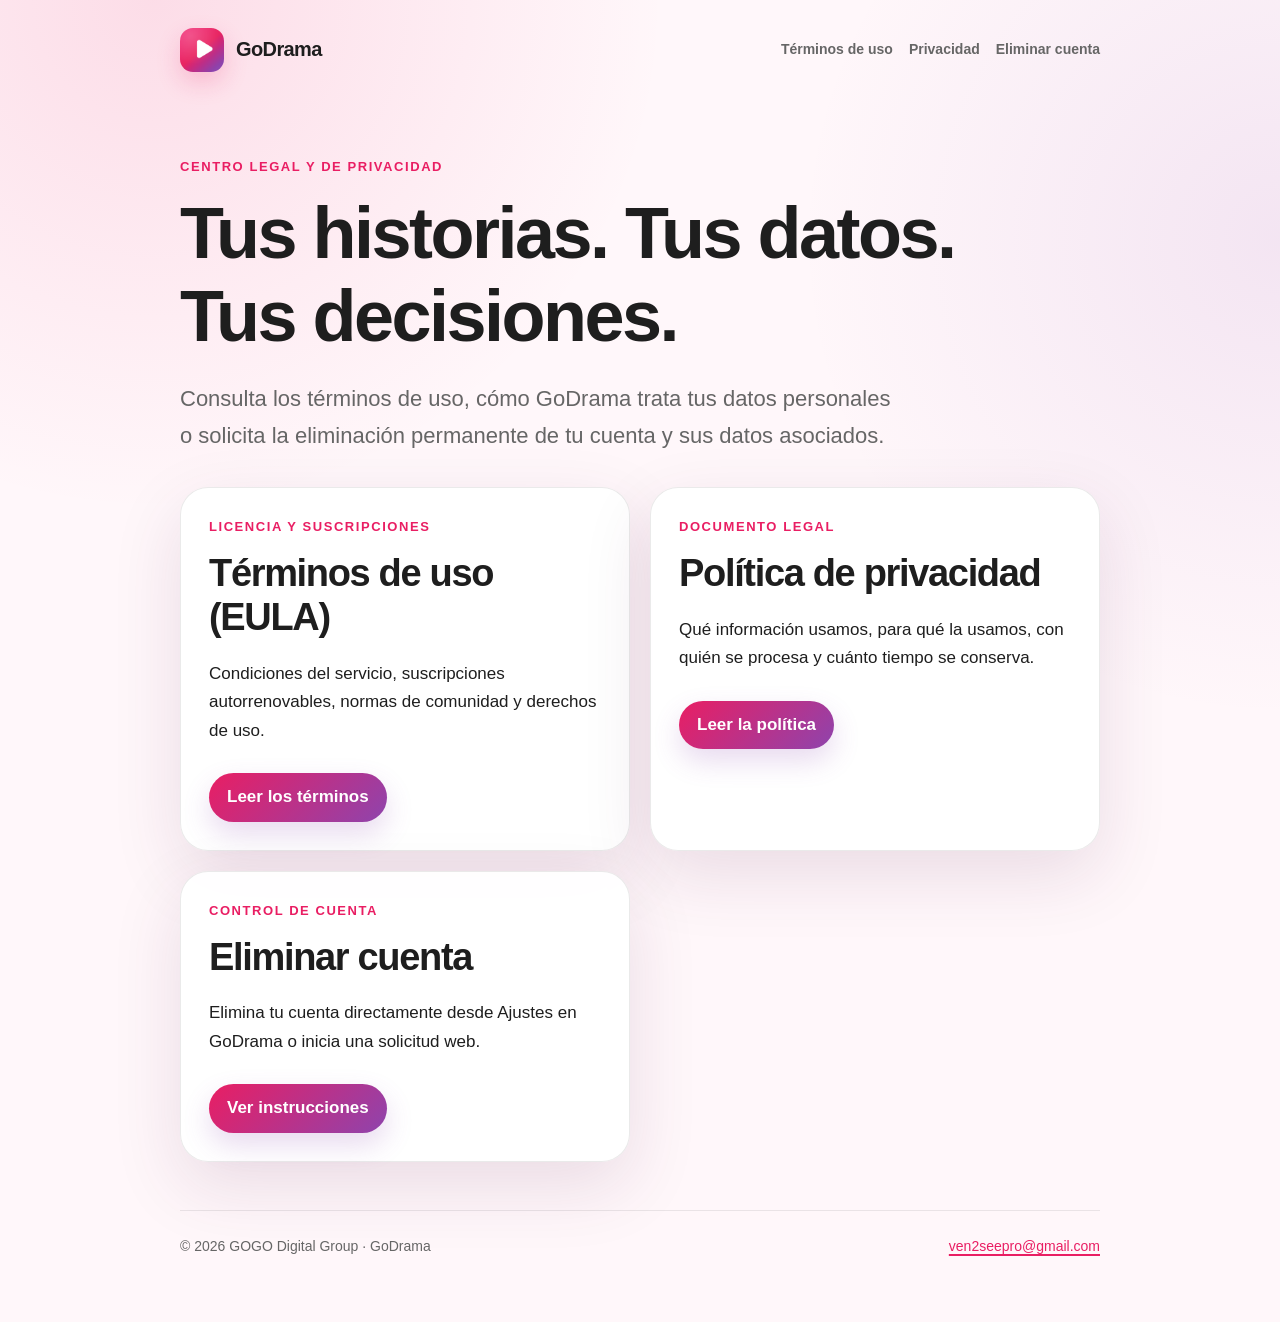
<file: index.html>
<!doctype html>
<html lang="es">
  <head>
    <meta charset="utf-8">
    <meta name="viewport" content="width=device-width, initial-scale=1">
    <meta name="description" content="Centro legal y de privacidad de GoDrama.">
    <meta name="theme-color" content="#FFF7FA">
    <title>GoDrama · Privacidad y datos</title>
    <link rel="icon" href="assets/godrama-app-icon.png">
    <link rel="stylesheet" href="legal.css">
  </head>
  <body>
    <header class="site-header">
      <nav class="nav shell" aria-label="Navegación principal">
        <a class="brand" href="./">
          <img src="assets/godrama-app-icon.png" alt="">
          <span>GoDrama</span>
        </a>
        <div class="nav-links">
          <a href="terms-of-use.html">Términos de uso</a>
          <a href="privacy-policy.html">Privacidad</a>
          <a href="account-deletion.html">Eliminar cuenta</a>
        </div>
      </nav>
    </header>

    <main class="shell">
      <section class="hero">
        <p class="eyebrow">Centro legal y de privacidad</p>
        <h1>Tus historias. Tus datos. Tus decisiones.</h1>
        <p class="lead">
          Consulta los términos de uso, cómo GoDrama trata tus datos personales o solicita
          la eliminación permanente de tu cuenta y sus datos asociados.
        </p>
      </section>

      <section class="grid" aria-label="Documentos legales">
        <article class="card compact">
          <p class="eyebrow">Licencia y suscripciones</p>
          <h2>Términos de uso (EULA)</h2>
          <p>Condiciones del servicio, suscripciones autorrenovables, normas de comunidad y derechos de uso.</p>
          <div class="actions">
            <a class="button" href="terms-of-use.html">Leer los términos</a>
          </div>
        </article>
        <article class="card compact">
          <p class="eyebrow">Documento legal</p>
          <h2>Política de privacidad</h2>
          <p>Qué información usamos, para qué la usamos, con quién se procesa y cuánto tiempo se conserva.</p>
          <div class="actions">
            <a class="button" href="privacy-policy.html">Leer la política</a>
          </div>
        </article>
        <article class="card compact">
          <p class="eyebrow">Control de cuenta</p>
          <h2>Eliminar cuenta</h2>
          <p>Elimina tu cuenta directamente desde Ajustes en GoDrama o inicia una solicitud web.</p>
          <div class="actions">
            <a class="button" href="account-deletion.html">Ver instrucciones</a>
          </div>
        </article>
      </section>
    </main>

    <footer class="site-footer">
      <div class="shell">
        <span>© 2026 GOGO Digital Group · GoDrama</span>
        <a href="mailto:ven2seepro@gmail.com">ven2seepro@gmail.com</a>
      </div>
    </footer>
  </body>
</html>
</file>
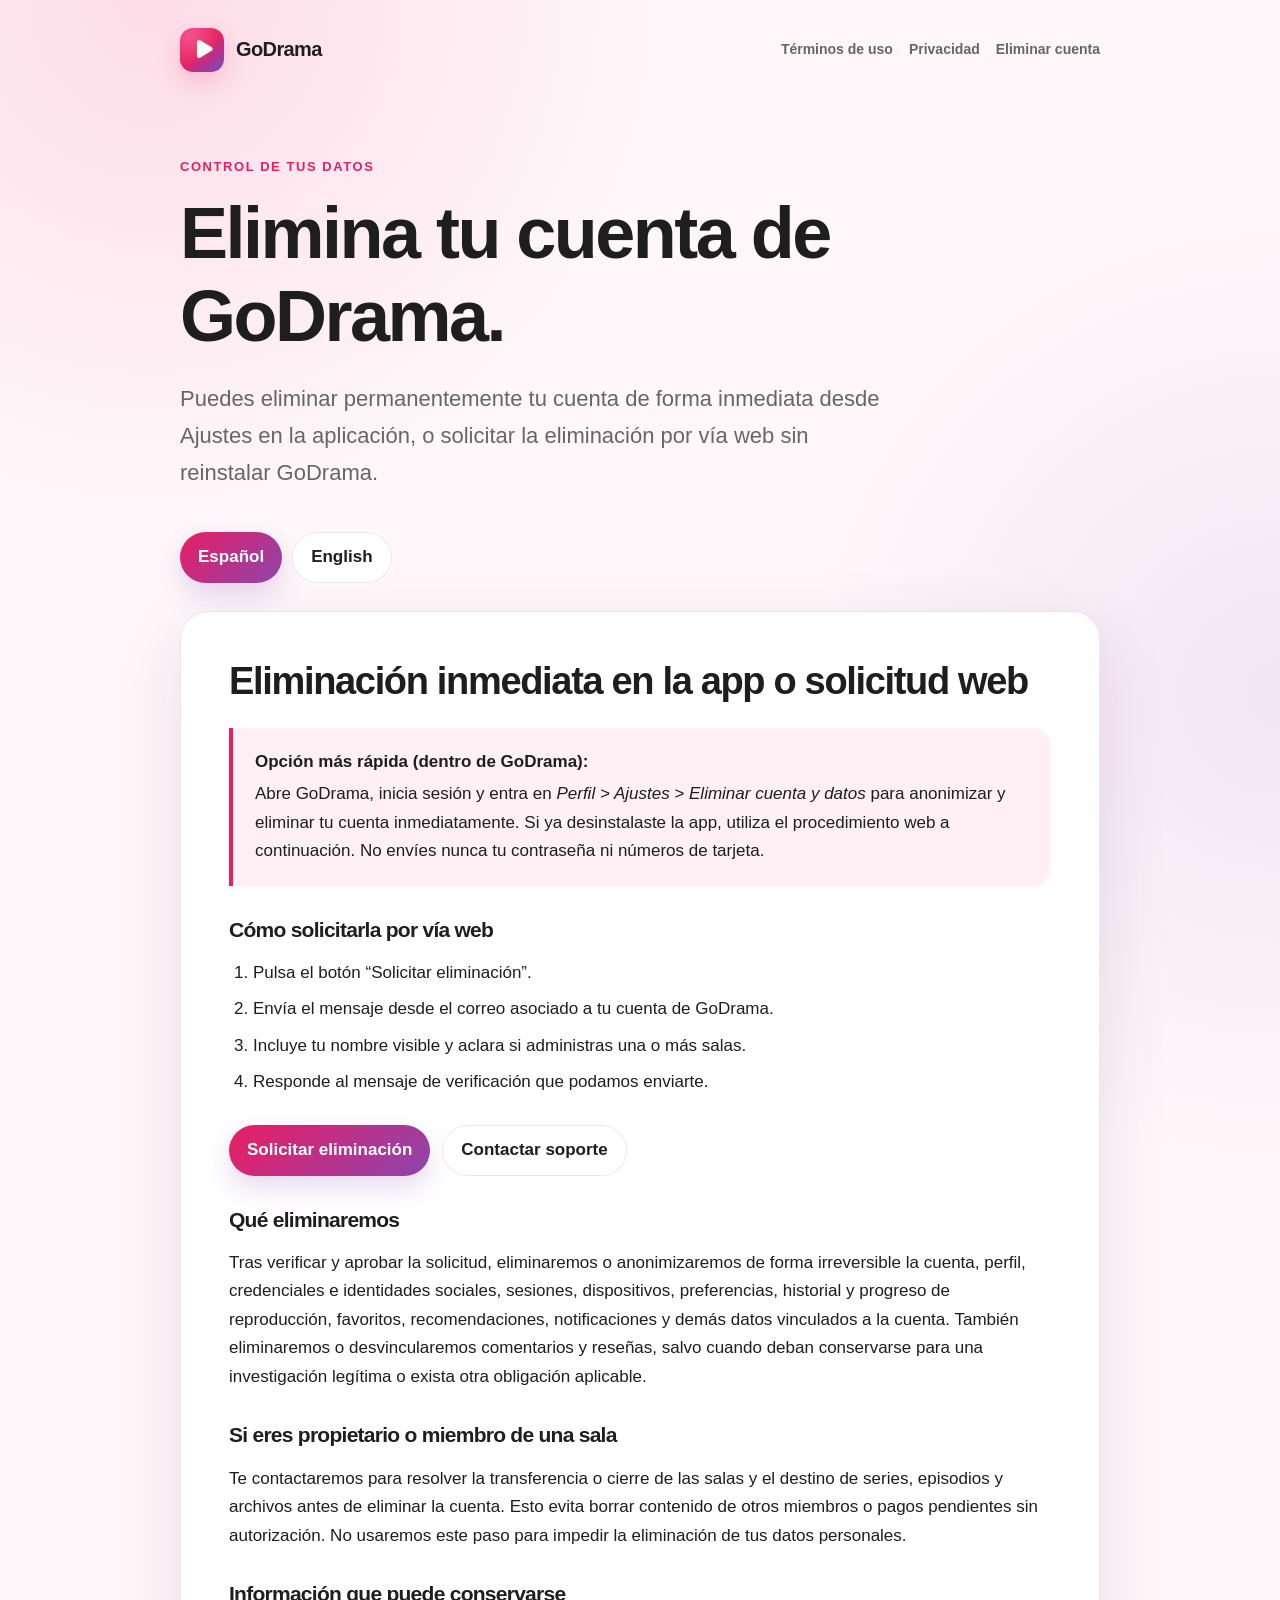
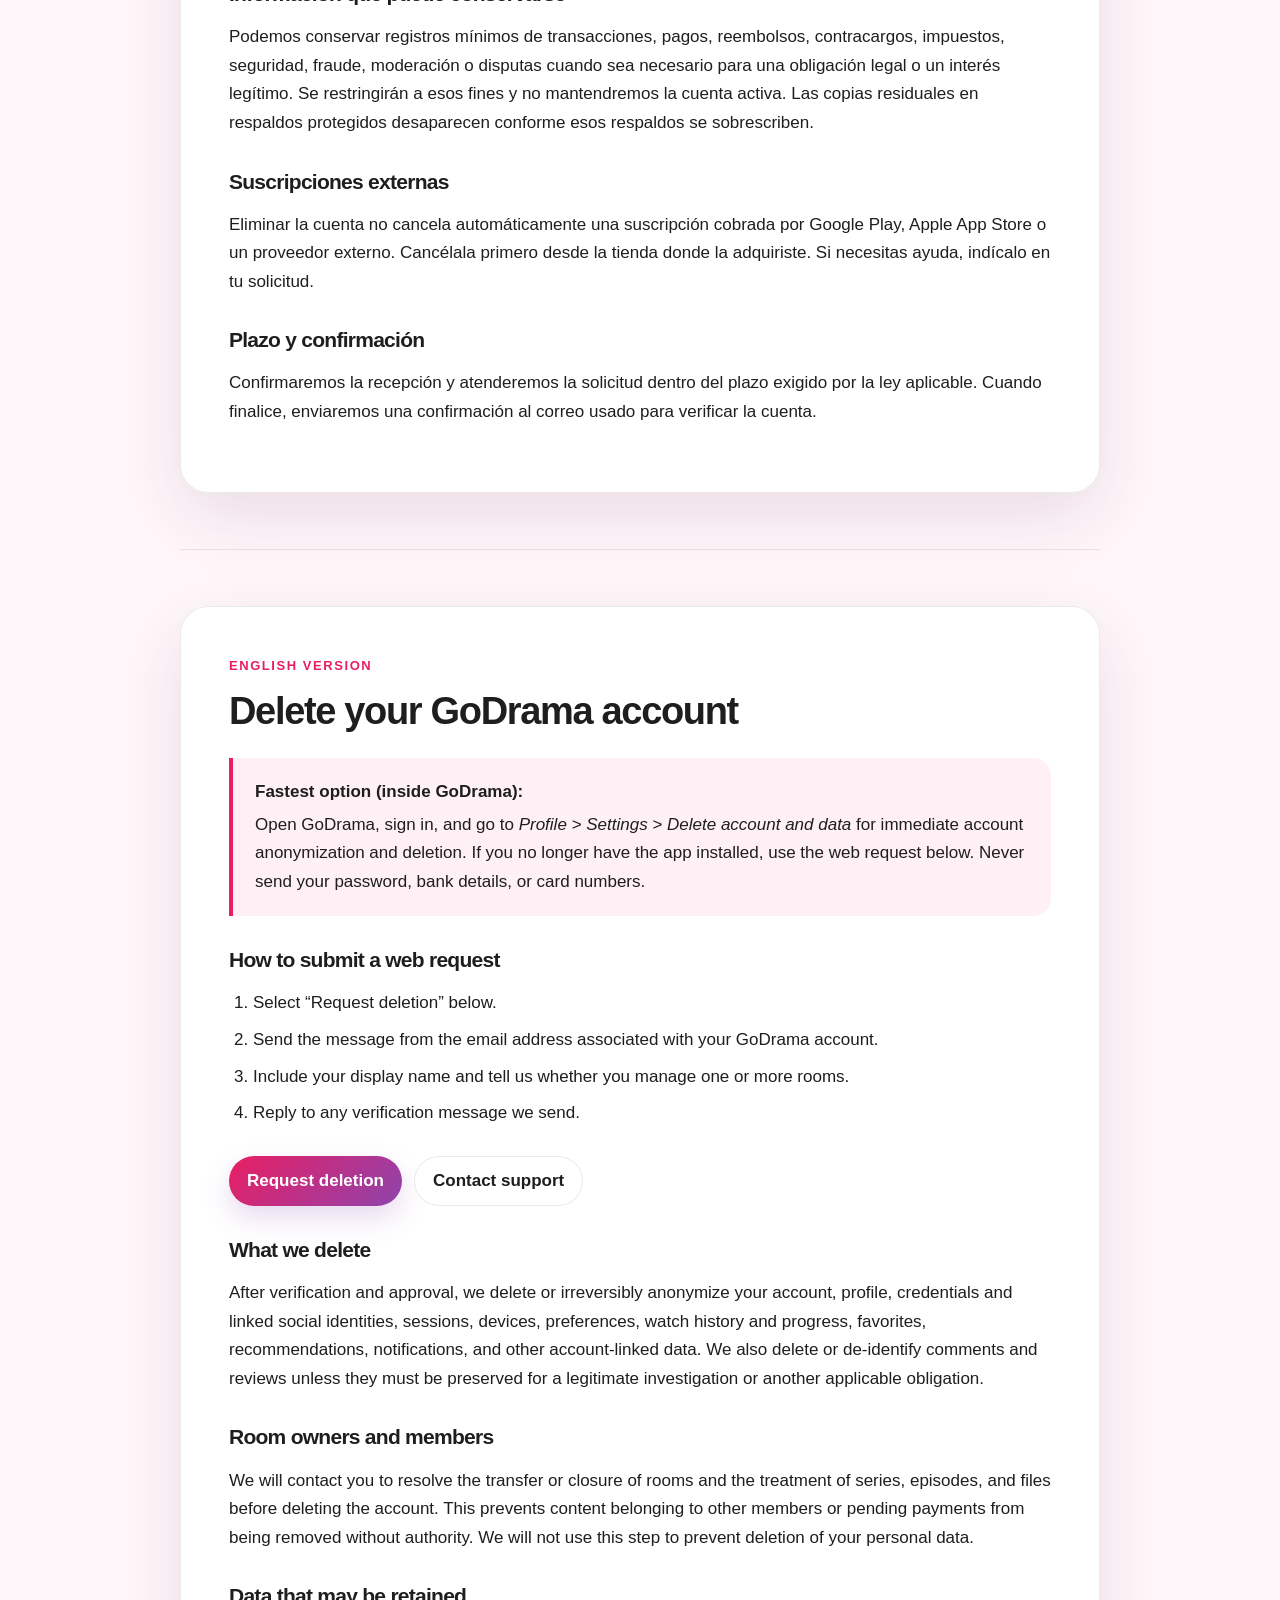
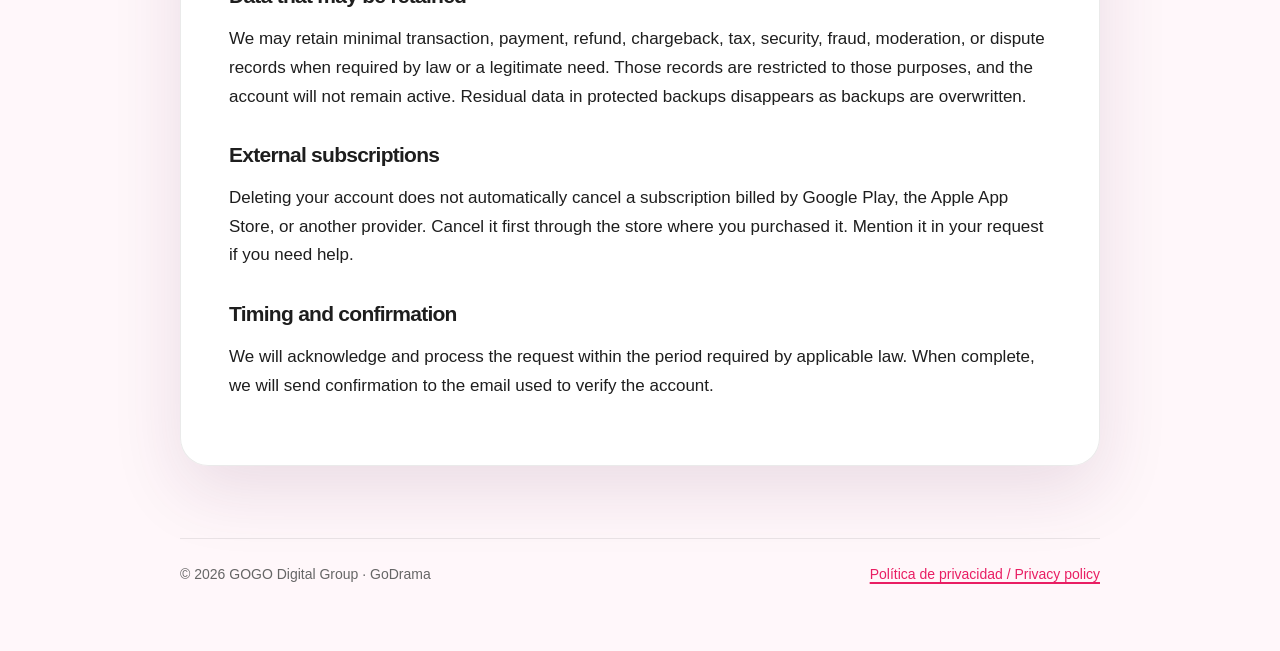
<file: account-deletion.html>
<!doctype html>
<html lang="es">
  <head>
    <meta charset="utf-8">
    <meta name="viewport" content="width=device-width, initial-scale=1">
    <meta name="description" content="Solicita la eliminación de tu cuenta de GoDrama y sus datos asociados.">
    <meta name="theme-color" content="#FFF7FA">
    <title>Eliminar cuenta · GoDrama</title>
    <link rel="icon" href="assets/godrama-app-icon.png">
    <link rel="stylesheet" href="legal.css">
  </head>
  <body>
    <header class="site-header">
      <nav class="nav shell" aria-label="Navegación principal">
        <a class="brand" href="./">
          <img src="assets/godrama-app-icon.png" alt="">
          <span>GoDrama</span>
        </a>
        <div class="nav-links">
          <a href="terms-of-use.html">Términos de uso</a>
          <a href="privacy-policy.html">Privacidad</a>
          <a href="account-deletion.html" aria-current="page">Eliminar cuenta</a>
        </div>
      </nav>
    </header>

    <main class="shell">
      <section class="hero">
        <p class="eyebrow">Control de tus datos</p>
        <h1>Elimina tu cuenta de GoDrama.</h1>
        <p class="lead">
          Puedes eliminar permanentemente tu cuenta de forma inmediata desde Ajustes en la
          aplicación, o solicitar la eliminación por vía web sin reinstalar GoDrama.
        </p>
      </section>

      <div class="language-nav" aria-label="Idiomas">
        <a href="#es">Español</a>
        <a class="secondary" href="#en">English</a>
      </div>

      <article id="es" class="card" lang="es">
        <h2>Eliminación inmediata en la app o solicitud web</h2>
        <div class="notice">
          <strong>Opción más rápida (dentro de GoDrama):</strong>
          Abre GoDrama, inicia sesión y entra en <em>Perfil &gt; Ajustes &gt; Eliminar cuenta y datos</em>
          para anonimizar y eliminar tu cuenta inmediatamente. Si ya desinstalaste la app, utiliza el
          procedimiento web a continuación. No envíes nunca tu contraseña ni números de tarjeta.
        </div>

        <h3>Cómo solicitarla por vía web</h3>
        <ol>
          <li>Pulsa el botón “Solicitar eliminación”.</li>
          <li>Envía el mensaje desde el correo asociado a tu cuenta de GoDrama.</li>
          <li>Incluye tu nombre visible y aclara si administras una o más salas.</li>
          <li>Responde al mensaje de verificación que podamos enviarte.</li>
        </ol>
        <div class="actions">
          <a class="button" href="mailto:ven2seepro@gmail.com?subject=Solicitud%20de%20eliminaci%C3%B3n%20de%20cuenta%20GoDrama&amp;body=Correo%20de%20mi%20cuenta%20GoDrama%3A%20%0ANombre%20visible%3A%20%0A%C2%BFSoy%20propietario%20o%20miembro%20de%20una%20sala%3F%3A%20%0A%0ASolicito%20la%20eliminaci%C3%B3n%20permanente%20de%20mi%20cuenta%20GoDrama%20y%20sus%20datos%20asociados.">Solicitar eliminación</a>
          <a class="button secondary" href="mailto:ven2seepro@gmail.com">Contactar soporte</a>
        </div>

        <h3>Qué eliminaremos</h3>
        <p>
          Tras verificar y aprobar la solicitud, eliminaremos o anonimizaremos de forma
          irreversible la cuenta, perfil, credenciales e identidades sociales, sesiones,
          dispositivos, preferencias, historial y progreso de reproducción, favoritos,
          recomendaciones, notificaciones y demás datos vinculados a la cuenta. También
          eliminaremos o desvincularemos comentarios y reseñas, salvo cuando deban
          conservarse para una investigación legítima o exista otra obligación aplicable.
        </p>

        <h3>Si eres propietario o miembro de una sala</h3>
        <p>
          Te contactaremos para resolver la transferencia o cierre de las salas y el destino
          de series, episodios y archivos antes de eliminar la cuenta. Esto evita borrar
          contenido de otros miembros o pagos pendientes sin autorización. No usaremos este
          paso para impedir la eliminación de tus datos personales.
        </p>

        <h3>Información que puede conservarse</h3>
        <p>
          Podemos conservar registros mínimos de transacciones, pagos, reembolsos,
          contracargos, impuestos, seguridad, fraude, moderación o disputas cuando sea
          necesario para una obligación legal o un interés legítimo. Se restringirán a
          esos fines y no mantendremos la cuenta activa. Las copias residuales en respaldos
          protegidos desaparecen conforme esos respaldos se sobrescriben.
        </p>

        <h3>Suscripciones externas</h3>
        <p>
          Eliminar la cuenta no cancela automáticamente una suscripción cobrada por Google
          Play, Apple App Store o un proveedor externo. Cancélala primero desde la tienda
          donde la adquiriste. Si necesitas ayuda, indícalo en tu solicitud.
        </p>

        <h3>Plazo y confirmación</h3>
        <p>
          Confirmaremos la recepción y atenderemos la solicitud dentro del plazo exigido
          por la ley aplicable. Cuando finalice, enviaremos una confirmación al correo usado
          para verificar la cuenta.
        </p>
      </article>

      <div class="divider" role="presentation"></div>

      <article id="en" class="card" lang="en">
        <p class="eyebrow">English version</p>
        <h2>Delete your GoDrama account</h2>
        <div class="notice">
          <strong>Fastest option (inside GoDrama):</strong>
          Open GoDrama, sign in, and go to <em>Profile &gt; Settings &gt; Delete account and data</em>
          for immediate account anonymization and deletion. If you no longer have the app installed,
          use the web request below. Never send your password, bank details, or card numbers.
        </div>

        <h3>How to submit a web request</h3>
        <ol>
          <li>Select “Request deletion” below.</li>
          <li>Send the message from the email address associated with your GoDrama account.</li>
          <li>Include your display name and tell us whether you manage one or more rooms.</li>
          <li>Reply to any verification message we send.</li>
        </ol>
        <div class="actions">
          <a class="button" href="mailto:ven2seepro@gmail.com?subject=GoDrama%20account%20deletion%20request&amp;body=My%20GoDrama%20account%20email%3A%20%0ADisplay%20name%3A%20%0ADo%20I%20own%20or%20belong%20to%20a%20room%3F%3A%20%0A%0AI%20request%20permanent%20deletion%20of%20my%20GoDrama%20account%20and%20associated%20data.">Request deletion</a>
          <a class="button secondary" href="mailto:ven2seepro@gmail.com">Contact support</a>
        </div>

        <h3>What we delete</h3>
        <p>
          After verification and approval, we delete or irreversibly anonymize your account,
          profile, credentials and linked social identities, sessions, devices, preferences,
          watch history and progress, favorites, recommendations, notifications, and other
          account-linked data. We also delete or de-identify comments and reviews unless they
          must be preserved for a legitimate investigation or another applicable obligation.
        </p>

        <h3>Room owners and members</h3>
        <p>
          We will contact you to resolve the transfer or closure of rooms and the treatment
          of series, episodes, and files before deleting the account. This prevents content
          belonging to other members or pending payments from being removed without authority.
          We will not use this step to prevent deletion of your personal data.
        </p>

        <h3>Data that may be retained</h3>
        <p>
          We may retain minimal transaction, payment, refund, chargeback, tax, security,
          fraud, moderation, or dispute records when required by law or a legitimate need.
          Those records are restricted to those purposes, and the account will not remain
          active. Residual data in protected backups disappears as backups are overwritten.
        </p>

        <h3>External subscriptions</h3>
        <p>
          Deleting your account does not automatically cancel a subscription billed by
          Google Play, the Apple App Store, or another provider. Cancel it first through the
          store where you purchased it. Mention it in your request if you need help.
        </p>

        <h3>Timing and confirmation</h3>
        <p>
          We will acknowledge and process the request within the period required by applicable
          law. When complete, we will send confirmation to the email used to verify the account.
        </p>
      </article>
    </main>

    <footer class="site-footer">
      <div class="shell">
        <span>© 2026 GOGO Digital Group · GoDrama</span>
        <a href="privacy-policy.html">Política de privacidad / Privacy policy</a>
      </div>
    </footer>
  </body>
</html>
</file>
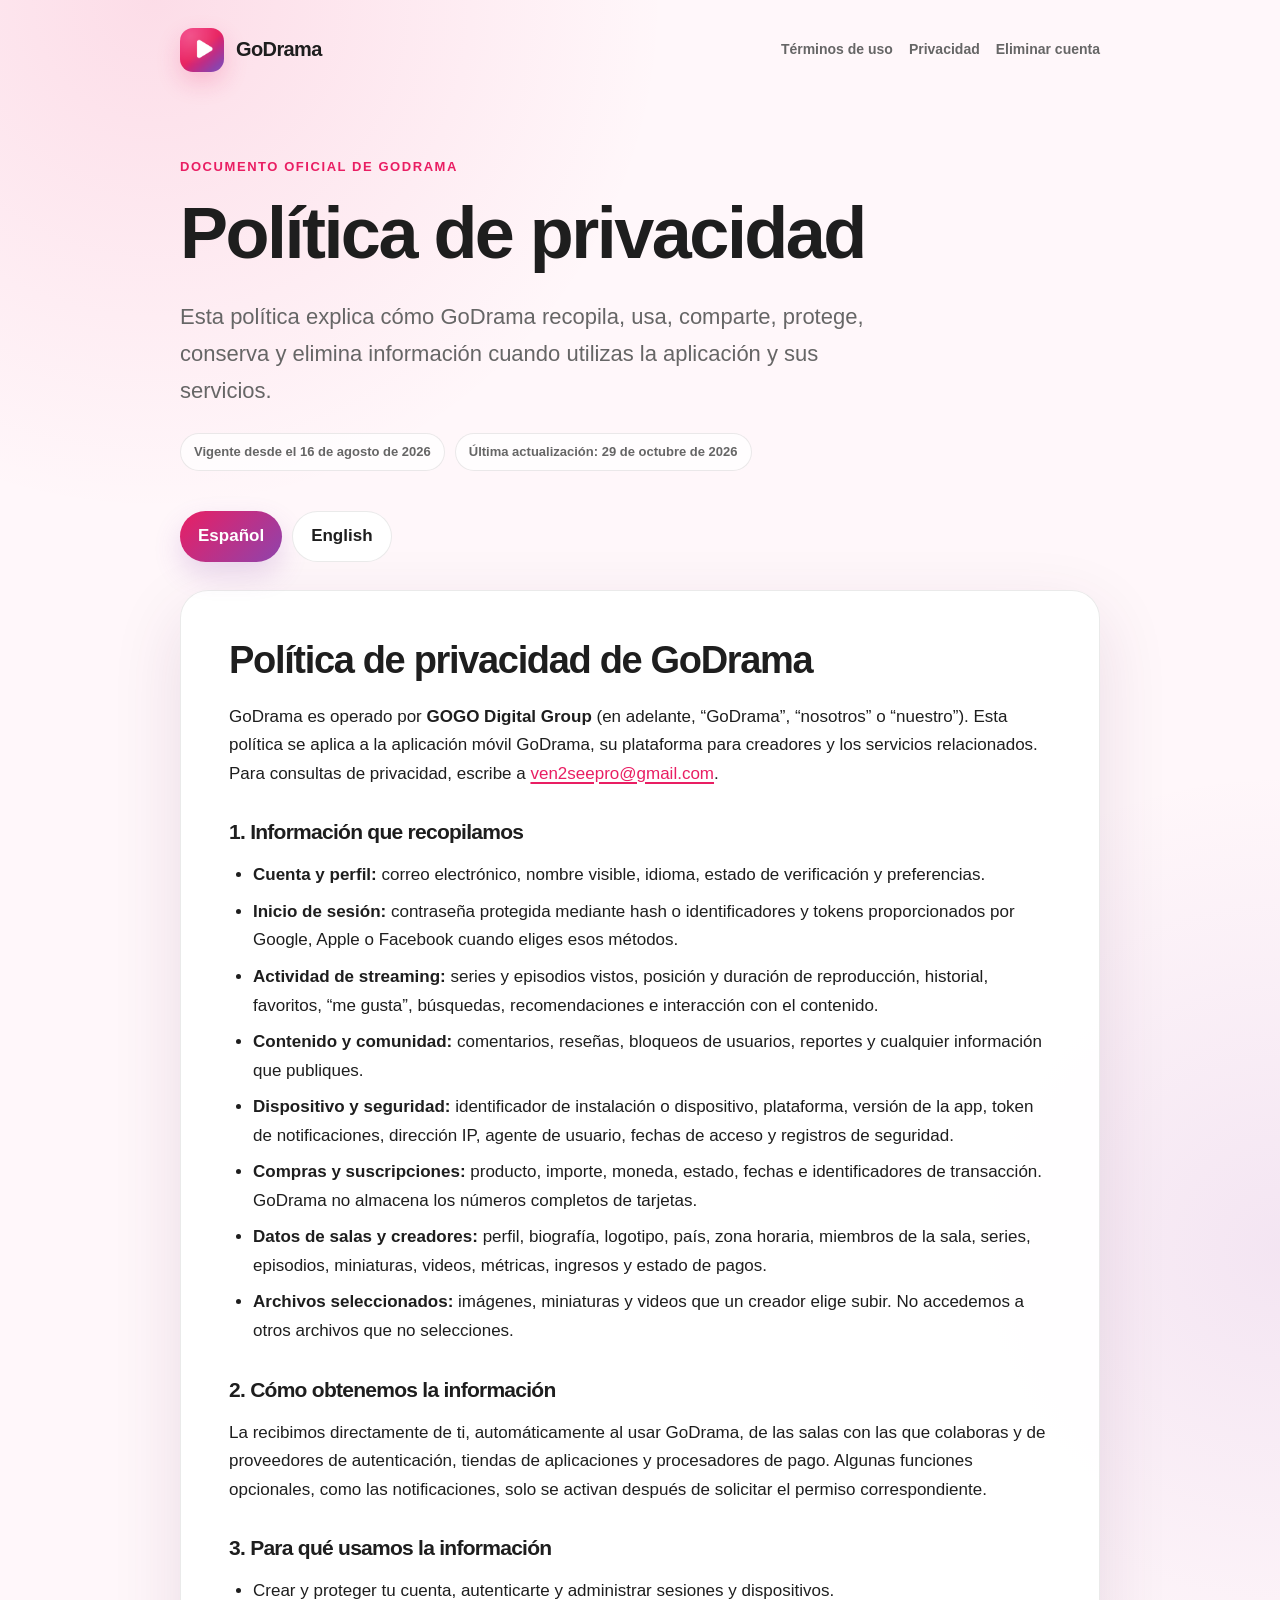
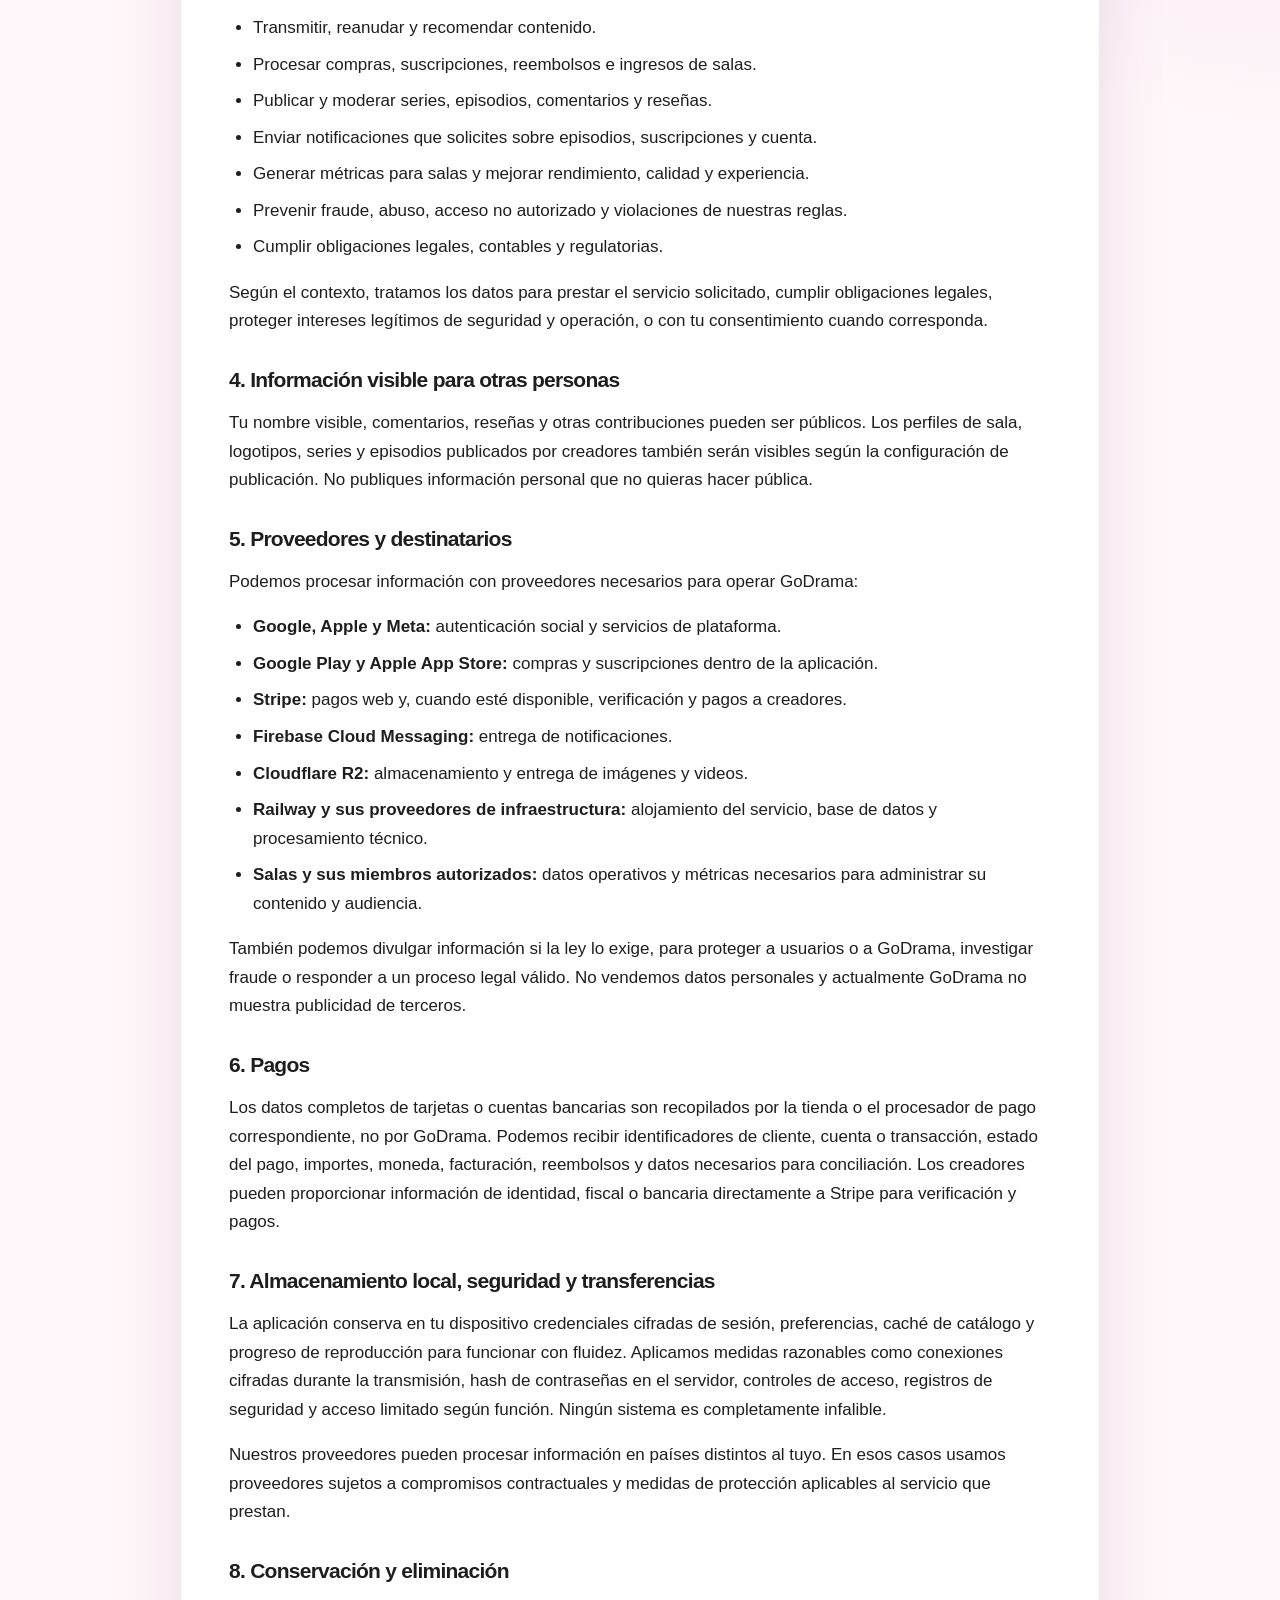
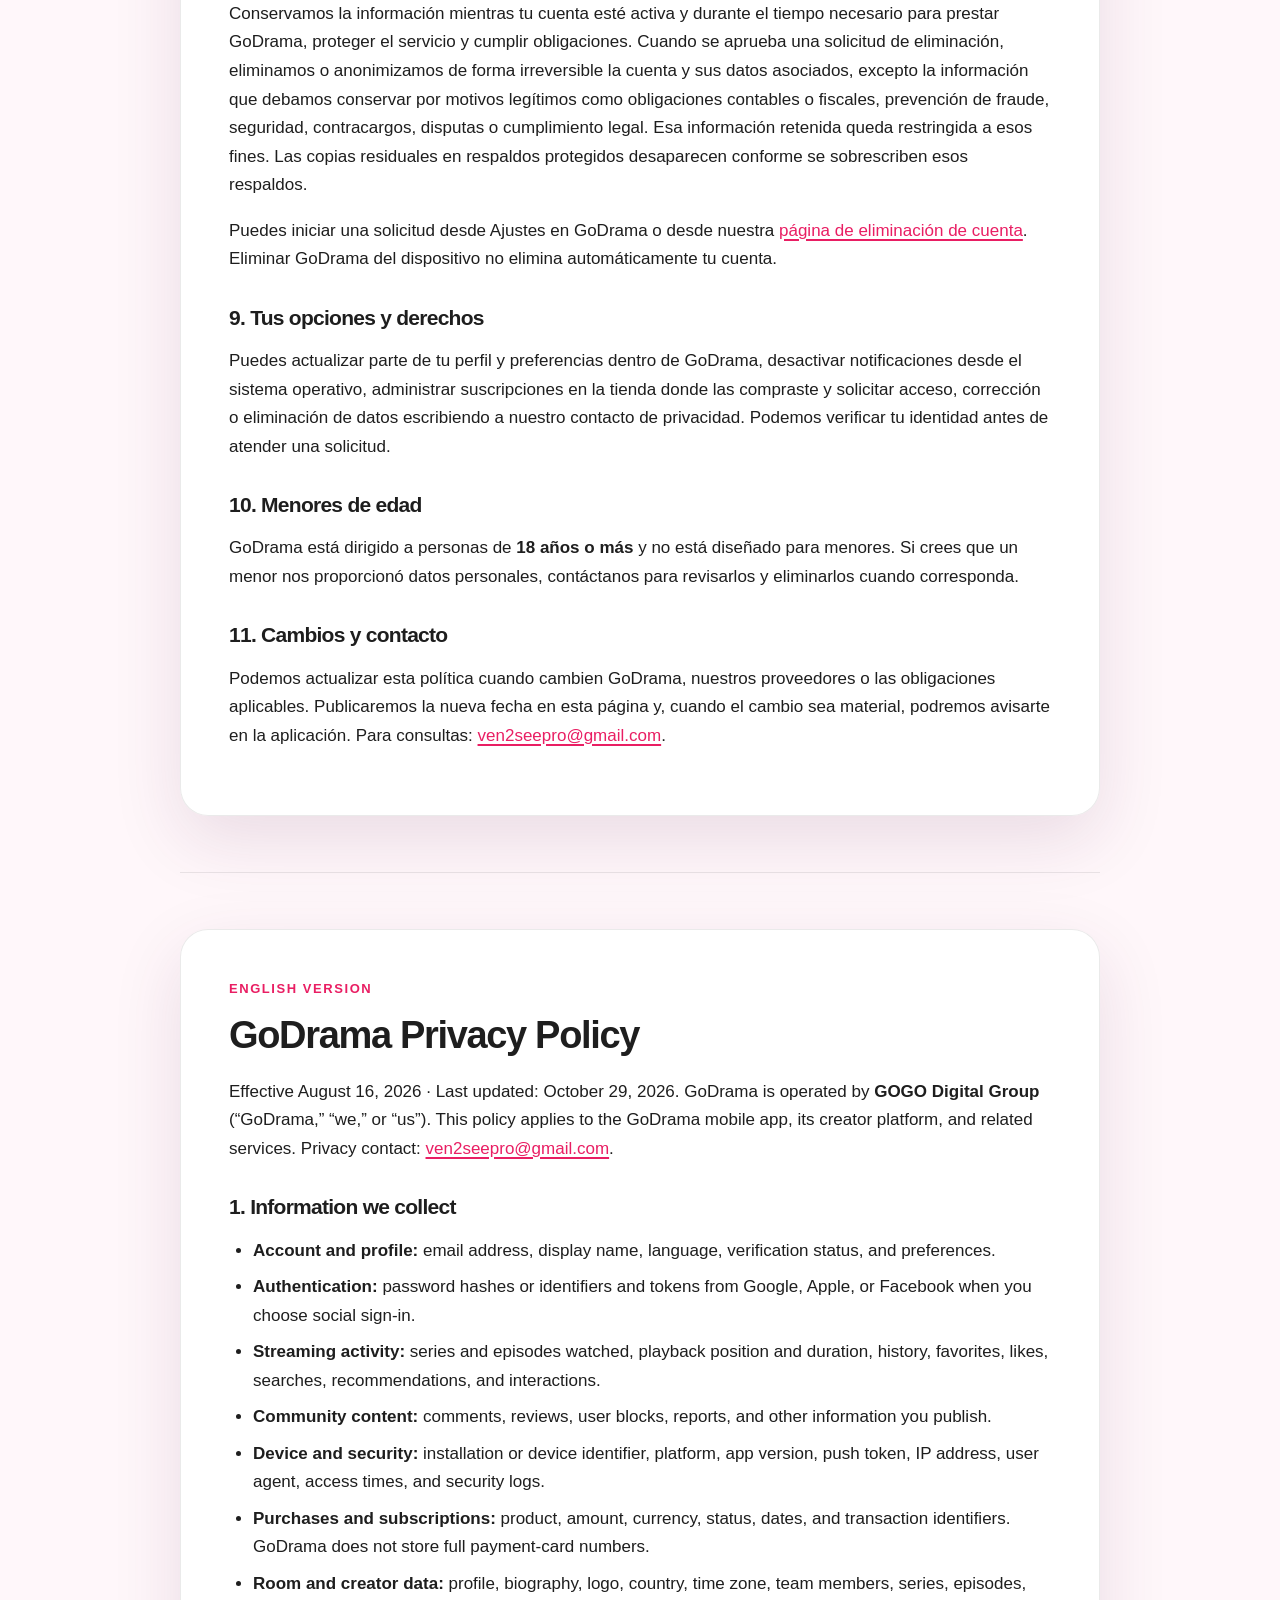
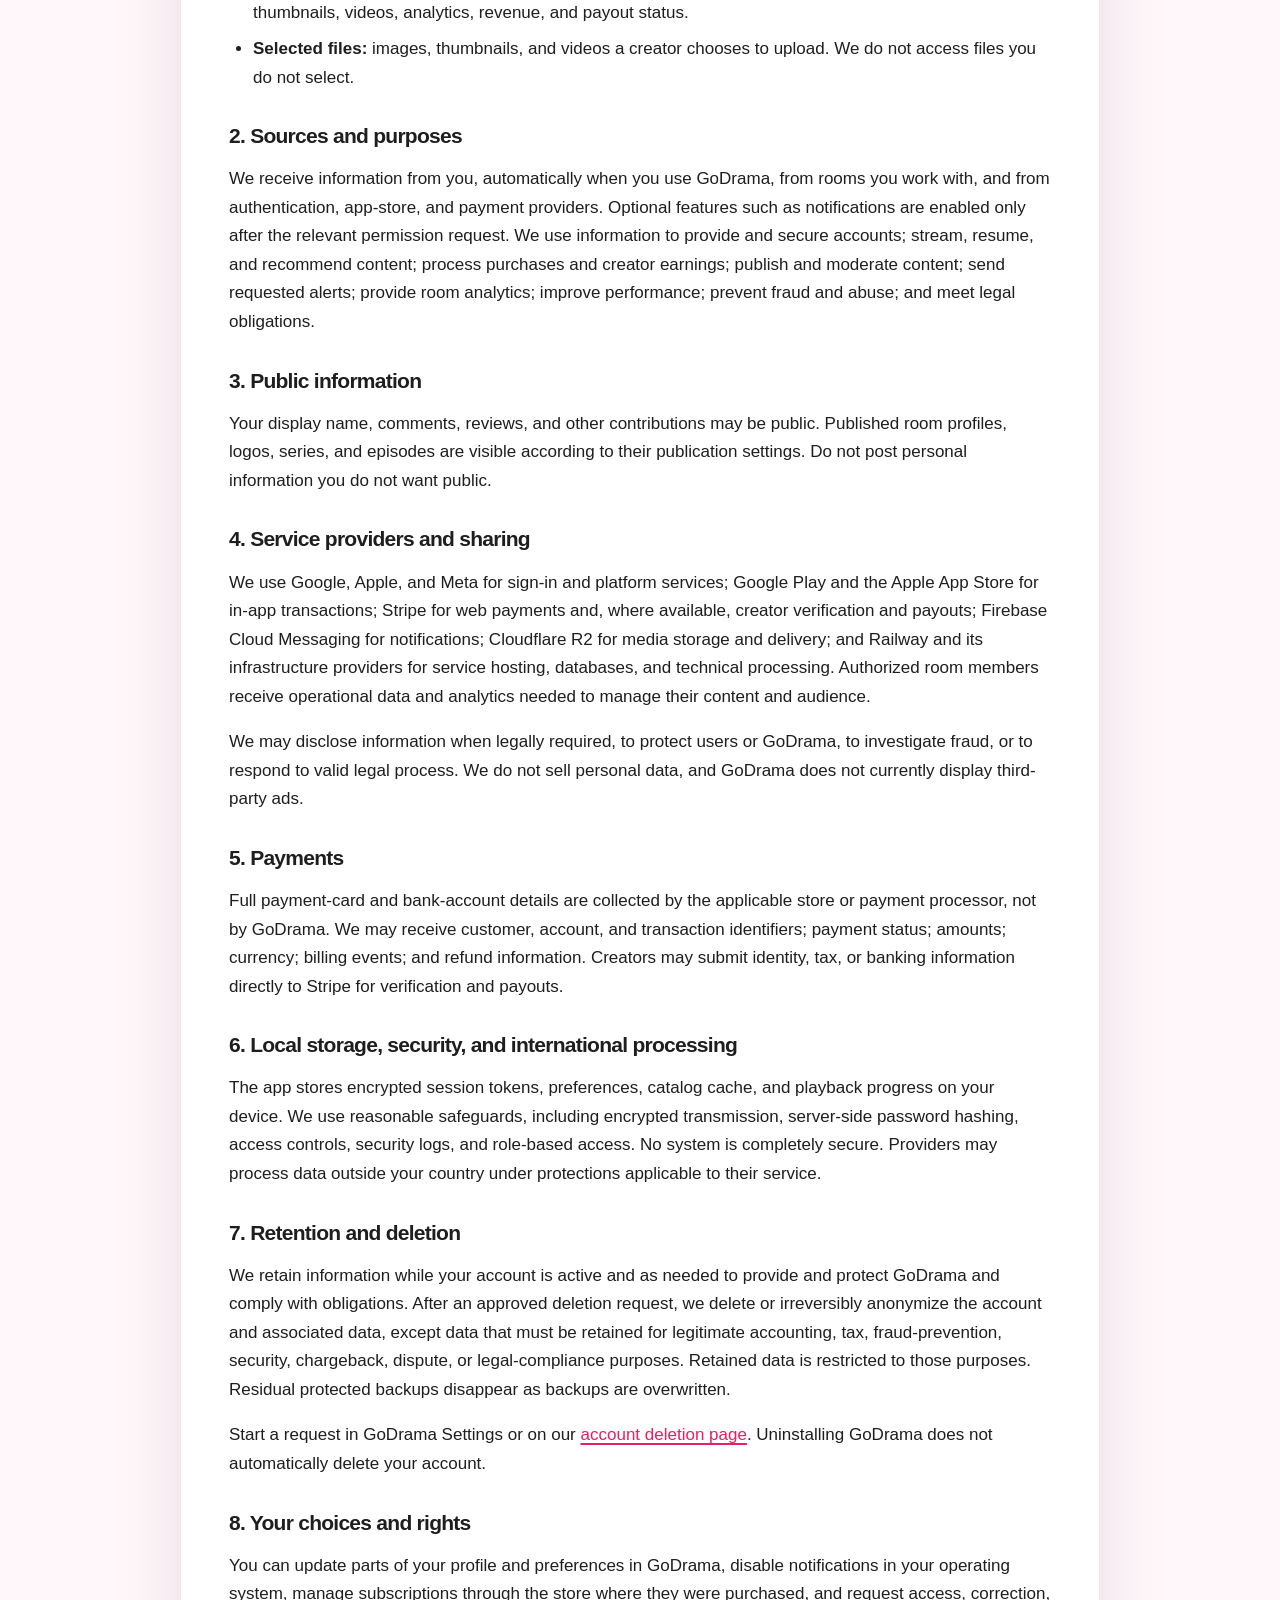
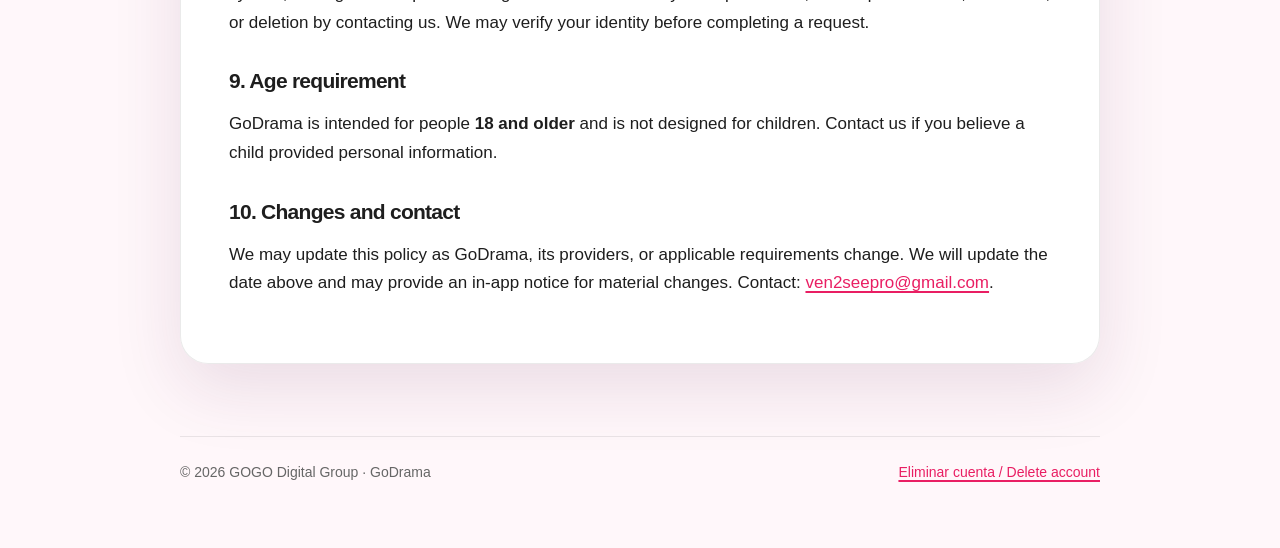
<file: privacy-policy.html>
<!doctype html>
<html lang="es">
  <head>
    <meta charset="utf-8">
    <meta name="viewport" content="width=device-width, initial-scale=1">
    <meta name="description" content="Política de privacidad oficial de GoDrama.">
    <meta name="theme-color" content="#FFF7FA">
    <title>Política de privacidad · GoDrama</title>
    <link rel="icon" href="assets/godrama-app-icon.png">
    <link rel="stylesheet" href="legal.css">
  </head>
  <body>
    <header class="site-header">
      <nav class="nav shell" aria-label="Navegación principal">
        <a class="brand" href="./">
          <img src="assets/godrama-app-icon.png" alt="">
          <span>GoDrama</span>
        </a>
        <div class="nav-links">
          <a href="terms-of-use.html">Términos de uso</a>
          <a href="privacy-policy.html" aria-current="page">Privacidad</a>
          <a href="account-deletion.html">Eliminar cuenta</a>
        </div>
      </nav>
    </header>

    <main class="shell">
      <section class="hero">
        <p class="eyebrow">Documento oficial de GoDrama</p>
        <h1>Política de privacidad</h1>
        <p class="lead">
          Esta política explica cómo GoDrama recopila, usa, comparte, protege,
          conserva y elimina información cuando utilizas la aplicación y sus servicios.
        </p>
        <div class="meta">
          <span class="pill">Vigente desde el 16 de agosto de 2026</span>
          <span class="pill">Última actualización: 29 de octubre de 2026</span>
        </div>
      </section>

      <div class="language-nav" aria-label="Idiomas">
        <a href="#es">Español</a>
        <a class="secondary" href="#en">English</a>
      </div>

      <article id="es" class="card" lang="es">
        <h2>Política de privacidad de GoDrama</h2>
        <p>
          GoDrama es operado por <strong>GOGO Digital Group</strong> (en adelante,
          “GoDrama”, “nosotros” o “nuestro”). Esta política se aplica a la aplicación
          móvil GoDrama, su plataforma para creadores y los servicios relacionados.
          Para consultas de privacidad, escribe a
          <a href="mailto:ven2seepro@gmail.com">ven2seepro@gmail.com</a>.
        </p>

        <h3>1. Información que recopilamos</h3>
        <ul>
          <li><strong>Cuenta y perfil:</strong> correo electrónico, nombre visible, idioma, estado de verificación y preferencias.</li>
          <li><strong>Inicio de sesión:</strong> contraseña protegida mediante hash o identificadores y tokens proporcionados por Google, Apple o Facebook cuando eliges esos métodos.</li>
          <li><strong>Actividad de streaming:</strong> series y episodios vistos, posición y duración de reproducción, historial, favoritos, “me gusta”, búsquedas, recomendaciones e interacción con el contenido.</li>
          <li><strong>Contenido y comunidad:</strong> comentarios, reseñas, bloqueos de usuarios, reportes y cualquier información que publiques.</li>
          <li><strong>Dispositivo y seguridad:</strong> identificador de instalación o dispositivo, plataforma, versión de la app, token de notificaciones, dirección IP, agente de usuario, fechas de acceso y registros de seguridad.</li>
          <li><strong>Compras y suscripciones:</strong> producto, importe, moneda, estado, fechas e identificadores de transacción. GoDrama no almacena los números completos de tarjetas.</li>
          <li><strong>Datos de salas y creadores:</strong> perfil, biografía, logotipo, país, zona horaria, miembros de la sala, series, episodios, miniaturas, videos, métricas, ingresos y estado de pagos.</li>
          <li><strong>Archivos seleccionados:</strong> imágenes, miniaturas y videos que un creador elige subir. No accedemos a otros archivos que no selecciones.</li>
        </ul>

        <h3>2. Cómo obtenemos la información</h3>
        <p>
          La recibimos directamente de ti, automáticamente al usar GoDrama, de las
          salas con las que colaboras y de proveedores de autenticación, tiendas de
          aplicaciones y procesadores de pago. Algunas funciones opcionales, como
          las notificaciones, solo se activan después de solicitar el permiso correspondiente.
        </p>

        <h3>3. Para qué usamos la información</h3>
        <ul>
          <li>Crear y proteger tu cuenta, autenticarte y administrar sesiones y dispositivos.</li>
          <li>Transmitir, reanudar y recomendar contenido.</li>
          <li>Procesar compras, suscripciones, reembolsos e ingresos de salas.</li>
          <li>Publicar y moderar series, episodios, comentarios y reseñas.</li>
          <li>Enviar notificaciones que solicites sobre episodios, suscripciones y cuenta.</li>
          <li>Generar métricas para salas y mejorar rendimiento, calidad y experiencia.</li>
          <li>Prevenir fraude, abuso, acceso no autorizado y violaciones de nuestras reglas.</li>
          <li>Cumplir obligaciones legales, contables y regulatorias.</li>
        </ul>
        <p>
          Según el contexto, tratamos los datos para prestar el servicio solicitado,
          cumplir obligaciones legales, proteger intereses legítimos de seguridad y
          operación, o con tu consentimiento cuando corresponda.
        </p>

        <h3>4. Información visible para otras personas</h3>
        <p>
          Tu nombre visible, comentarios, reseñas y otras contribuciones pueden ser
          públicos. Los perfiles de sala, logotipos, series y episodios publicados por
          creadores también serán visibles según la configuración de publicación.
          No publiques información personal que no quieras hacer pública.
        </p>

        <h3>5. Proveedores y destinatarios</h3>
        <p>Podemos procesar información con proveedores necesarios para operar GoDrama:</p>
        <ul>
          <li><strong>Google, Apple y Meta:</strong> autenticación social y servicios de plataforma.</li>
          <li><strong>Google Play y Apple App Store:</strong> compras y suscripciones dentro de la aplicación.</li>
          <li><strong>Stripe:</strong> pagos web y, cuando esté disponible, verificación y pagos a creadores.</li>
          <li><strong>Firebase Cloud Messaging:</strong> entrega de notificaciones.</li>
          <li><strong>Cloudflare R2:</strong> almacenamiento y entrega de imágenes y videos.</li>
          <li><strong>Railway y sus proveedores de infraestructura:</strong> alojamiento del servicio, base de datos y procesamiento técnico.</li>
          <li><strong>Salas y sus miembros autorizados:</strong> datos operativos y métricas necesarios para administrar su contenido y audiencia.</li>
        </ul>
        <p>
          También podemos divulgar información si la ley lo exige, para proteger a
          usuarios o a GoDrama, investigar fraude o responder a un proceso legal válido.
          No vendemos datos personales y actualmente GoDrama no muestra publicidad de terceros.
        </p>

        <h3>6. Pagos</h3>
        <p>
          Los datos completos de tarjetas o cuentas bancarias son recopilados por la
          tienda o el procesador de pago correspondiente, no por GoDrama. Podemos recibir
          identificadores de cliente, cuenta o transacción, estado del pago, importes,
          moneda, facturación, reembolsos y datos necesarios para conciliación. Los
          creadores pueden proporcionar información de identidad, fiscal o bancaria
          directamente a Stripe para verificación y pagos.
        </p>

        <h3>7. Almacenamiento local, seguridad y transferencias</h3>
        <p>
          La aplicación conserva en tu dispositivo credenciales cifradas de sesión, preferencias,
          caché de catálogo y progreso de reproducción para funcionar con fluidez.
          Aplicamos medidas razonables como conexiones cifradas durante la transmisión,
          hash de contraseñas en el servidor, controles de acceso, registros de seguridad
          y acceso limitado según función. Ningún sistema es completamente infalible.
        </p>
        <p>
          Nuestros proveedores pueden procesar información en países distintos al tuyo.
          En esos casos usamos proveedores sujetos a compromisos contractuales y medidas
          de protección aplicables al servicio que prestan.
        </p>

        <h3>8. Conservación y eliminación</h3>
        <p>
          Conservamos la información mientras tu cuenta esté activa y durante el tiempo
          necesario para prestar GoDrama, proteger el servicio y cumplir obligaciones.
          Cuando se aprueba una solicitud de eliminación, eliminamos o anonimizamos de
          forma irreversible la cuenta y sus datos asociados, excepto la información que
          debamos conservar por motivos legítimos como obligaciones contables o fiscales,
          prevención de fraude, seguridad, contracargos, disputas o cumplimiento legal.
          Esa información retenida queda restringida a esos fines. Las copias residuales
          en respaldos protegidos desaparecen conforme se sobrescriben esos respaldos.
        </p>
        <p>
          Puedes iniciar una solicitud desde Ajustes en GoDrama o desde nuestra
          <a href="account-deletion.html">página de eliminación de cuenta</a>.
          Eliminar GoDrama del dispositivo no elimina automáticamente tu cuenta.
        </p>

        <h3>9. Tus opciones y derechos</h3>
        <p>
          Puedes actualizar parte de tu perfil y preferencias dentro de GoDrama,
          desactivar notificaciones desde el sistema operativo, administrar suscripciones
          en la tienda donde las compraste y solicitar acceso, corrección o eliminación
          de datos escribiendo a nuestro contacto de privacidad. Podemos verificar tu
          identidad antes de atender una solicitud.
        </p>

        <h3>10. Menores de edad</h3>
        <p>
          GoDrama está dirigido a personas de <strong>18 años o más</strong> y no está
          diseñado para menores. Si crees que un menor nos proporcionó datos personales,
          contáctanos para revisarlos y eliminarlos cuando corresponda.
        </p>

        <h3>11. Cambios y contacto</h3>
        <p>
          Podemos actualizar esta política cuando cambien GoDrama, nuestros proveedores
          o las obligaciones aplicables. Publicaremos la nueva fecha en esta página y,
          cuando el cambio sea material, podremos avisarte en la aplicación. Para consultas:
          <a href="mailto:ven2seepro@gmail.com">ven2seepro@gmail.com</a>.
        </p>
      </article>

      <div class="divider" role="presentation"></div>

      <article id="en" class="card" lang="en">
        <p class="eyebrow">English version</p>
        <h2>GoDrama Privacy Policy</h2>
        <p>
          Effective August 16, 2026 · Last updated: October 29, 2026. GoDrama is operated by
          <strong>GOGO Digital Group</strong> (“GoDrama,” “we,” or “us”). This policy
          applies to the GoDrama mobile app, its creator platform, and related services.
          Privacy contact: <a href="mailto:ven2seepro@gmail.com">ven2seepro@gmail.com</a>.
        </p>

        <h3>1. Information we collect</h3>
        <ul>
          <li><strong>Account and profile:</strong> email address, display name, language, verification status, and preferences.</li>
          <li><strong>Authentication:</strong> password hashes or identifiers and tokens from Google, Apple, or Facebook when you choose social sign-in.</li>
          <li><strong>Streaming activity:</strong> series and episodes watched, playback position and duration, history, favorites, likes, searches, recommendations, and interactions.</li>
          <li><strong>Community content:</strong> comments, reviews, user blocks, reports, and other information you publish.</li>
          <li><strong>Device and security:</strong> installation or device identifier, platform, app version, push token, IP address, user agent, access times, and security logs.</li>
          <li><strong>Purchases and subscriptions:</strong> product, amount, currency, status, dates, and transaction identifiers. GoDrama does not store full payment-card numbers.</li>
          <li><strong>Room and creator data:</strong> profile, biography, logo, country, time zone, team members, series, episodes, thumbnails, videos, analytics, revenue, and payout status.</li>
          <li><strong>Selected files:</strong> images, thumbnails, and videos a creator chooses to upload. We do not access files you do not select.</li>
        </ul>

        <h3>2. Sources and purposes</h3>
        <p>
          We receive information from you, automatically when you use GoDrama, from
          rooms you work with, and from authentication, app-store, and payment providers.
          Optional features such as notifications are enabled only after the relevant
          permission request. We use information to provide and secure accounts; stream,
          resume, and recommend content; process purchases and creator earnings;
          publish and moderate content; send requested alerts; provide room analytics;
          improve performance; prevent fraud and abuse; and meet legal obligations.
        </p>

        <h3>3. Public information</h3>
        <p>
          Your display name, comments, reviews, and other contributions may be public.
          Published room profiles, logos, series, and episodes are visible according to
          their publication settings. Do not post personal information you do not want public.
        </p>

        <h3>4. Service providers and sharing</h3>
        <p>
          We use Google, Apple, and Meta for sign-in and platform services; Google Play
          and the Apple App Store for in-app transactions; Stripe for web payments and,
          where available, creator verification and payouts; Firebase Cloud Messaging
          for notifications; Cloudflare R2 for media storage and delivery; and Railway
          and its infrastructure providers for service hosting, databases, and technical
          processing. Authorized room members receive operational data and analytics
          needed to manage their content and audience.
        </p>
        <p>
          We may disclose information when legally required, to protect users or GoDrama,
          to investigate fraud, or to respond to valid legal process. We do not sell
          personal data, and GoDrama does not currently display third-party ads.
        </p>

        <h3>5. Payments</h3>
        <p>
          Full payment-card and bank-account details are collected by the applicable
          store or payment processor, not by GoDrama. We may receive customer, account,
          and transaction identifiers; payment status; amounts; currency; billing events;
          and refund information. Creators may submit identity, tax, or banking information
          directly to Stripe for verification and payouts.
        </p>

        <h3>6. Local storage, security, and international processing</h3>
        <p>
          The app stores encrypted session tokens, preferences, catalog cache, and playback
          progress on your device. We use reasonable safeguards,
          including encrypted transmission, server-side password hashing, access controls,
          security logs, and role-based access. No system is completely secure. Providers
          may process data outside your country under protections applicable to their service.
        </p>

        <h3>7. Retention and deletion</h3>
        <p>
          We retain information while your account is active and as needed to provide and
          protect GoDrama and comply with obligations. After an approved deletion request,
          we delete or irreversibly anonymize the account and associated data, except data
          that must be retained for legitimate accounting, tax, fraud-prevention, security,
          chargeback, dispute, or legal-compliance purposes. Retained data is restricted to
          those purposes. Residual protected backups disappear as backups are overwritten.
        </p>
        <p>
          Start a request in GoDrama Settings or on our
          <a href="account-deletion.html#en">account deletion page</a>. Uninstalling
          GoDrama does not automatically delete your account.
        </p>

        <h3>8. Your choices and rights</h3>
        <p>
          You can update parts of your profile and preferences in GoDrama, disable
          notifications in your operating system, manage subscriptions through the store
          where they were purchased, and request access, correction, or deletion by
          contacting us. We may verify your identity before completing a request.
        </p>

        <h3>9. Age requirement</h3>
        <p>
          GoDrama is intended for people <strong>18 and older</strong> and is not designed
          for children. Contact us if you believe a child provided personal information.
        </p>

        <h3>10. Changes and contact</h3>
        <p>
          We may update this policy as GoDrama, its providers, or applicable requirements
          change. We will update the date above and may provide an in-app notice for material
          changes. Contact: <a href="mailto:ven2seepro@gmail.com">ven2seepro@gmail.com</a>.
        </p>
      </article>
    </main>

    <footer class="site-footer">
      <div class="shell">
        <span>© 2026 GOGO Digital Group · GoDrama</span>
        <a href="account-deletion.html">Eliminar cuenta / Delete account</a>
      </div>
    </footer>
  </body>
</html>
</file>
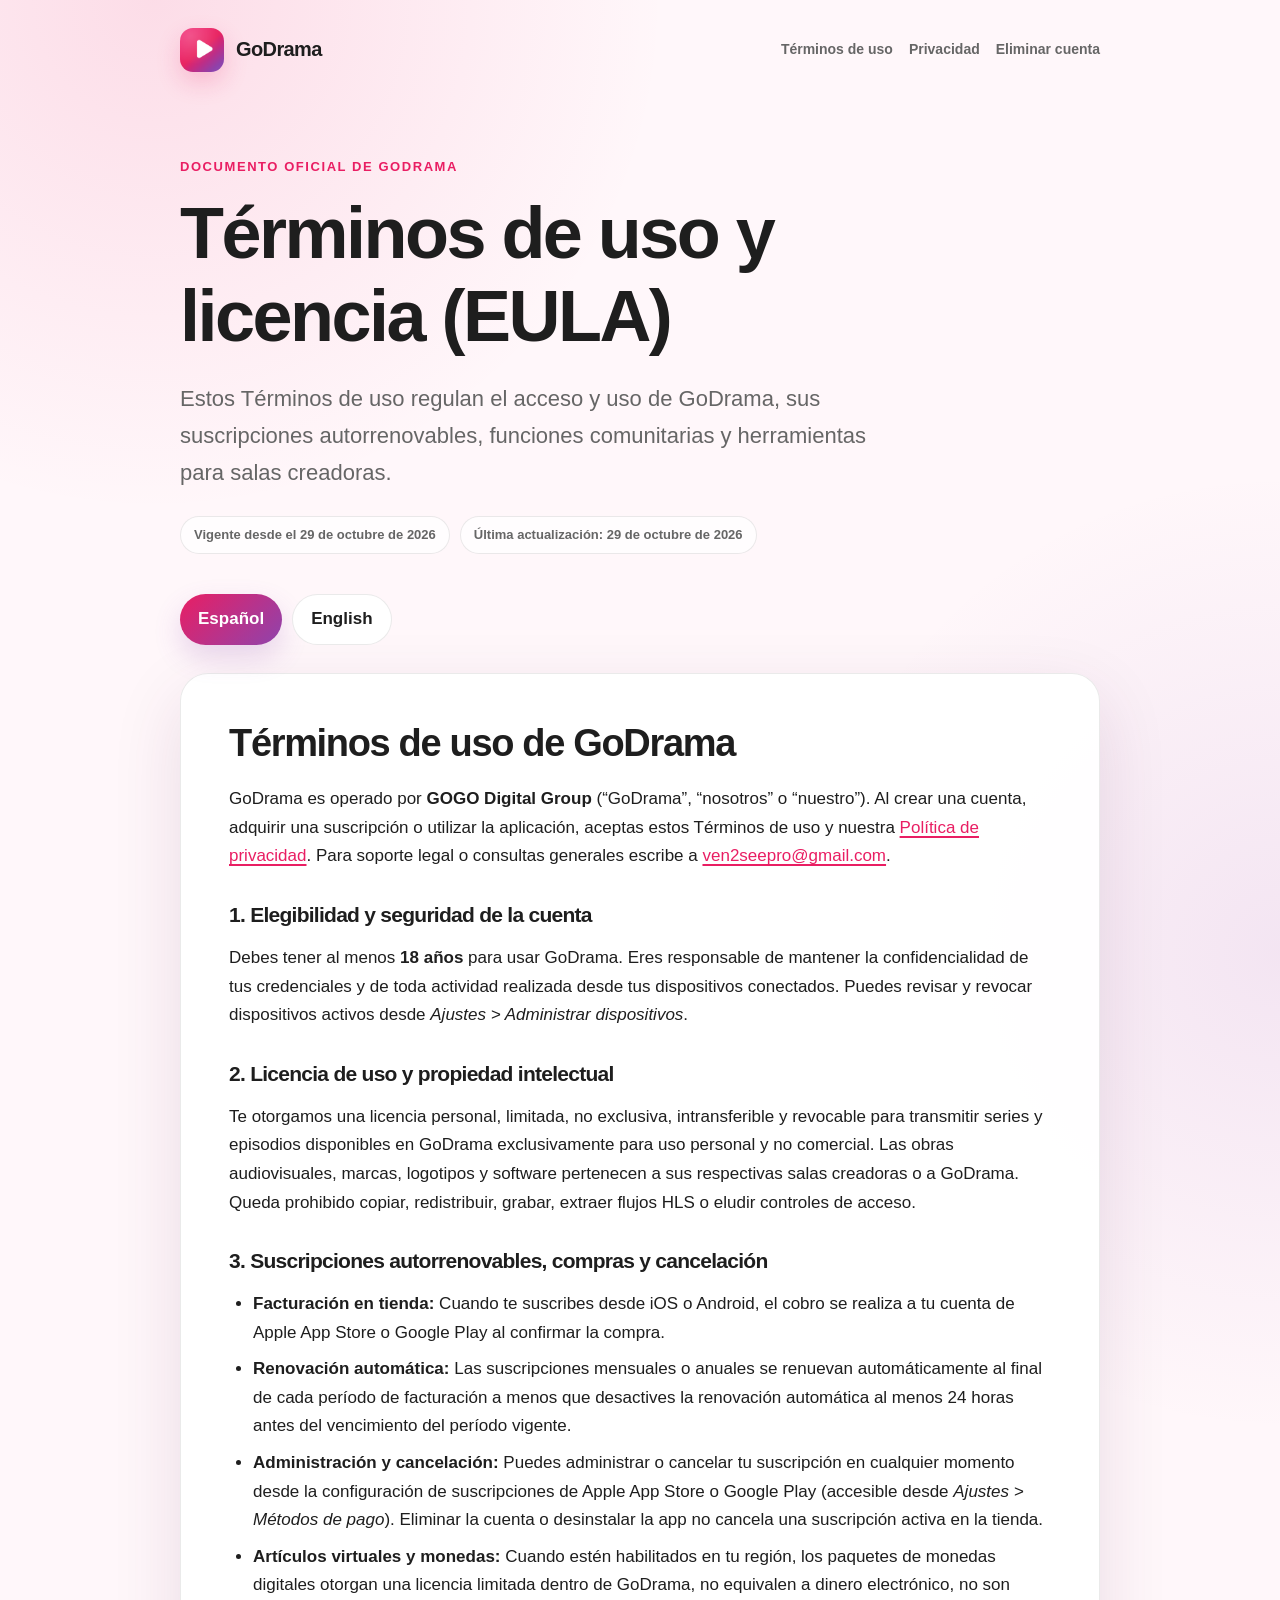
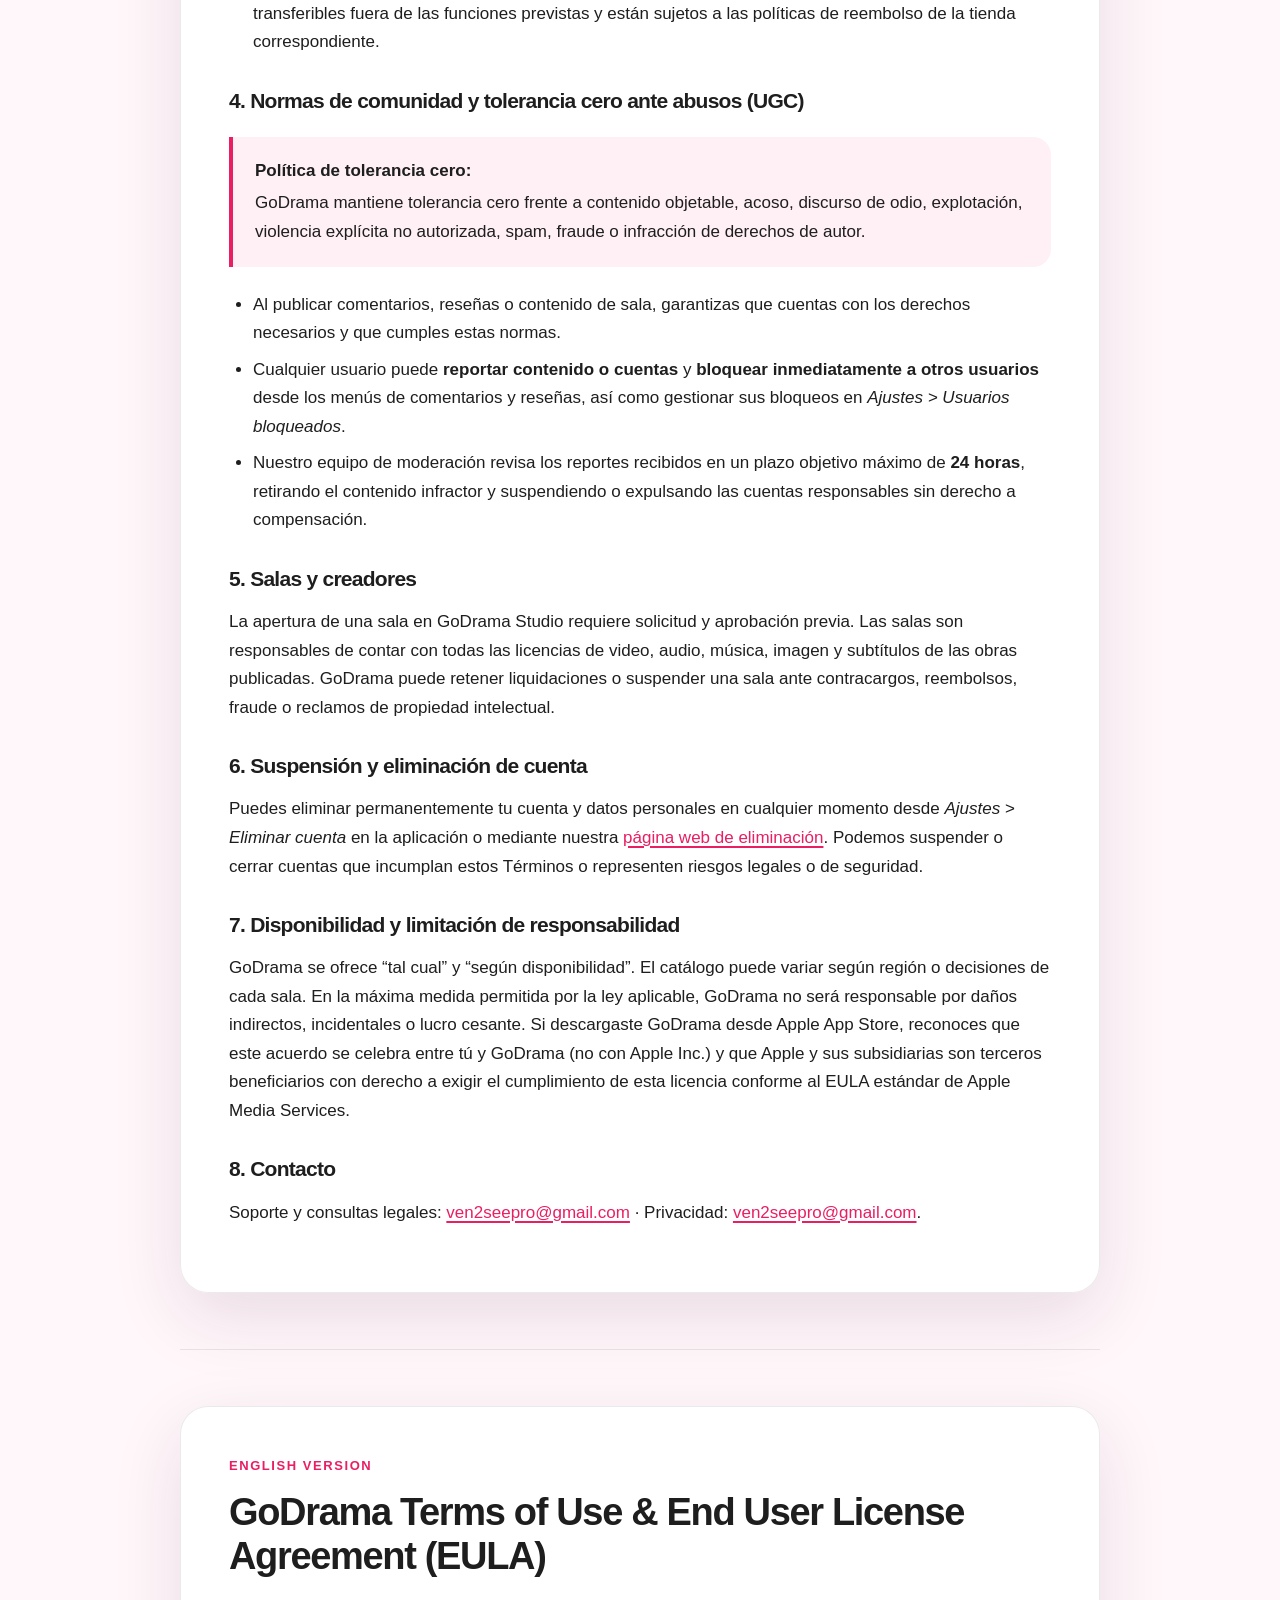
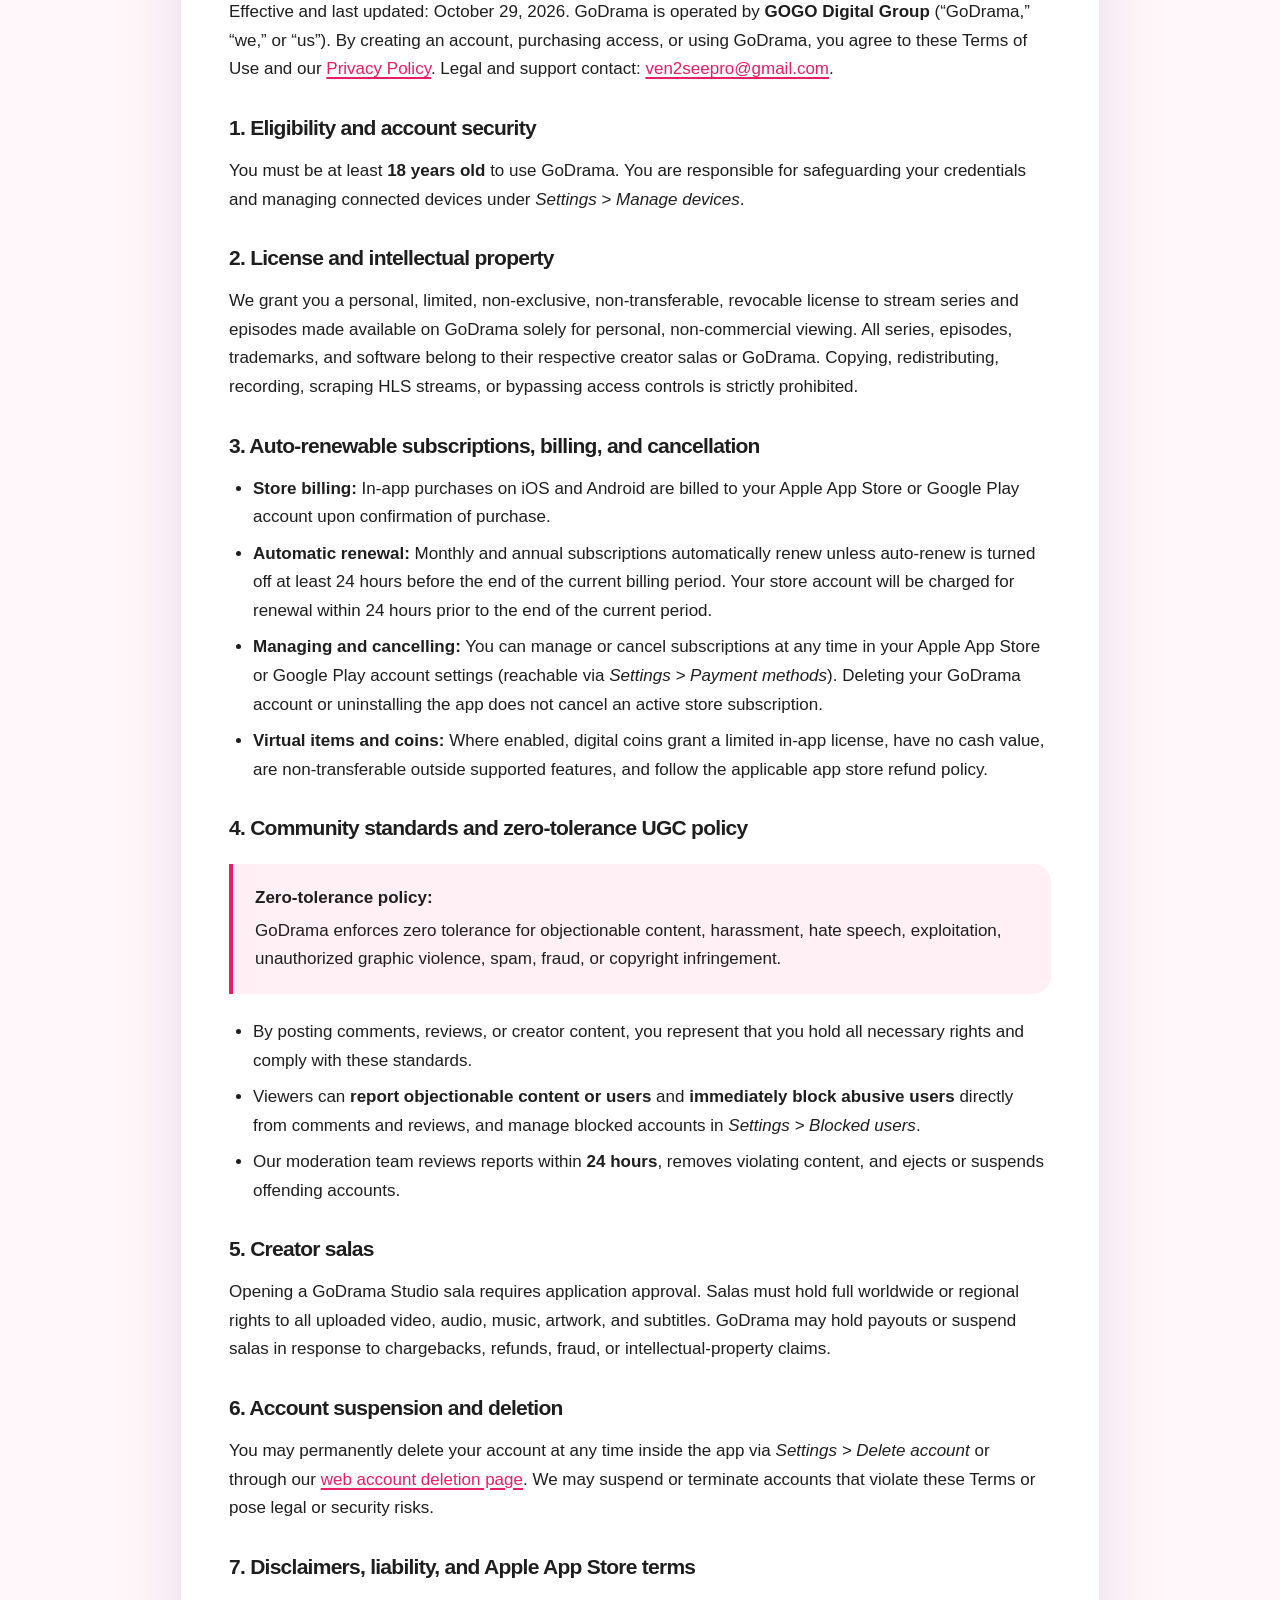
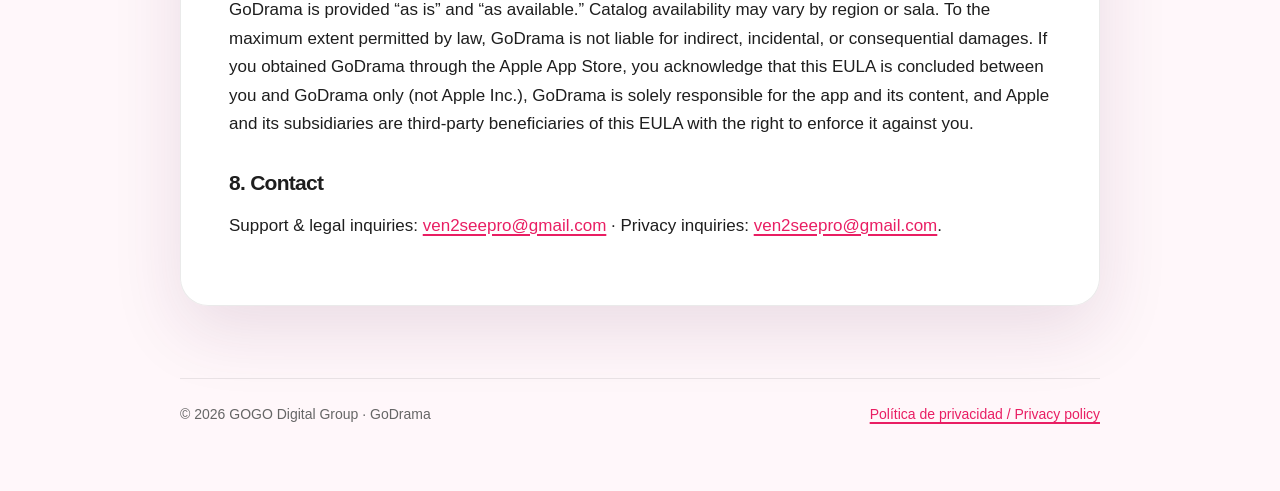
<file: terms-of-use.html>
<!doctype html>
<html lang="es">
  <head>
    <meta charset="utf-8">
    <meta name="viewport" content="width=device-width, initial-scale=1">
    <meta name="description" content="Términos de uso y acuerdo de licencia de usuario final (EULA) de GoDrama.">
    <meta name="theme-color" content="#FFF7FA">
    <title>Términos de uso (EULA) · GoDrama</title>
    <link rel="icon" href="assets/godrama-app-icon.png">
    <link rel="stylesheet" href="legal.css">
  </head>
  <body>
    <header class="site-header">
      <nav class="nav shell" aria-label="Navegación principal">
        <a class="brand" href="./">
          <img src="assets/godrama-app-icon.png" alt="">
          <span>GoDrama</span>
        </a>
        <div class="nav-links">
          <a href="terms-of-use.html" aria-current="page">Términos de uso</a>
          <a href="privacy-policy.html">Privacidad</a>
          <a href="account-deletion.html">Eliminar cuenta</a>
        </div>
      </nav>
    </header>

    <main class="shell">
      <section class="hero">
        <p class="eyebrow">Documento oficial de GoDrama</p>
        <h1>Términos de uso y licencia (EULA)</h1>
        <p class="lead">
          Estos Términos de uso regulan el acceso y uso de GoDrama, sus suscripciones
          autorrenovables, funciones comunitarias y herramientas para salas creadoras.
        </p>
        <div class="meta">
          <span class="pill">Vigente desde el 29 de octubre de 2026</span>
          <span class="pill">Última actualización: 29 de octubre de 2026</span>
        </div>
      </section>

      <div class="language-nav" aria-label="Idiomas">
        <a href="#es">Español</a>
        <a class="secondary" href="#en">English</a>
      </div>

      <article id="es" class="card" lang="es">
        <h2>Términos de uso de GoDrama</h2>
        <p>
          GoDrama es operado por <strong>GOGO Digital Group</strong> (“GoDrama”, “nosotros” o
          “nuestro”). Al crear una cuenta, adquirir una suscripción o utilizar la aplicación,
          aceptas estos Términos de uso y nuestra
          <a href="privacy-policy.html">Política de privacidad</a>. Para soporte legal o
          consultas generales escribe a <a href="mailto:ven2seepro@gmail.com">ven2seepro@gmail.com</a>.
        </p>

        <h3>1. Elegibilidad y seguridad de la cuenta</h3>
        <p>
          Debes tener al menos <strong>18 años</strong> para usar GoDrama. Eres responsable de
          mantener la confidencialidad de tus credenciales y de toda actividad realizada desde
          tus dispositivos conectados. Puedes revisar y revocar dispositivos activos desde
          <em>Ajustes &gt; Administrar dispositivos</em>.
        </p>

        <h3>2. Licencia de uso y propiedad intelectual</h3>
        <p>
          Te otorgamos una licencia personal, limitada, no exclusiva, intransferible y revocable
          para transmitir series y episodios disponibles en GoDrama exclusivamente para uso
          personal y no comercial. Las obras audiovisuales, marcas, logotipos y software
          pertenecen a sus respectivas salas creadoras o a GoDrama. Queda prohibido copiar,
          redistribuir, grabar, extraer flujos HLS o eludir controles de acceso.
        </p>

        <h3>3. Suscripciones autorrenovables, compras y cancelación</h3>
        <ul>
          <li><strong>Facturación en tienda:</strong> Cuando te suscribes desde iOS o Android, el cobro se realiza a tu cuenta de Apple App Store o Google Play al confirmar la compra.</li>
          <li><strong>Renovación automática:</strong> Las suscripciones mensuales o anuales se renuevan automáticamente al final de cada período de facturación a menos que desactives la renovación automática al menos 24 horas antes del vencimiento del período vigente.</li>
          <li><strong>Administración y cancelación:</strong> Puedes administrar o cancelar tu suscripción en cualquier momento desde la configuración de suscripciones de Apple App Store o Google Play (accesible desde <em>Ajustes &gt; Métodos de pago</em>). Eliminar la cuenta o desinstalar la app no cancela una suscripción activa en la tienda.</li>
          <li><strong>Artículos virtuales y monedas:</strong> Cuando estén habilitados en tu región, los paquetes de monedas digitales otorgan una licencia limitada dentro de GoDrama, no equivalen a dinero electrónico, no son transferibles fuera de las funciones previstas y están sujetos a las políticas de reembolso de la tienda correspondiente.</li>
        </ul>

        <h3>4. Normas de comunidad y tolerancia cero ante abusos (UGC)</h3>
        <div class="notice">
          <strong>Política de tolerancia cero:</strong>
          GoDrama mantiene tolerancia cero frente a contenido objetable, acoso, discurso de odio,
          explotación, violencia explícita no autorizada, spam, fraude o infracción de derechos de autor.
        </div>
        <ul>
          <li>Al publicar comentarios, reseñas o contenido de sala, garantizas que cuentas con los derechos necesarios y que cumples estas normas.</li>
          <li>Cualquier usuario puede <strong>reportar contenido o cuentas</strong> y <strong>bloquear inmediatamente a otros usuarios</strong> desde los menús de comentarios y reseñas, así como gestionar sus bloqueos en <em>Ajustes &gt; Usuarios bloqueados</em>.</li>
          <li>Nuestro equipo de moderación revisa los reportes recibidos en un plazo objetivo máximo de <strong>24 horas</strong>, retirando el contenido infractor y suspendiendo o expulsando las cuentas responsables sin derecho a compensación.</li>
        </ul>

        <h3>5. Salas y creadores</h3>
        <p>
          La apertura de una sala en GoDrama Studio requiere solicitud y aprobación previa. Las
          salas son responsables de contar con todas las licencias de video, audio, música,
          imagen y subtítulos de las obras publicadas. GoDrama puede retener liquidaciones o
          suspender una sala ante contracargos, reembolsos, fraude o reclamos de propiedad intelectual.
        </p>

        <h3>6. Suspensión y eliminación de cuenta</h3>
        <p>
          Puedes eliminar permanentemente tu cuenta y datos personales en cualquier momento desde
          <em>Ajustes &gt; Eliminar cuenta</em> en la aplicación o mediante nuestra
          <a href="account-deletion.html">página web de eliminación</a>. Podemos suspender o
          cerrar cuentas que incumplan estos Términos o representen riesgos legales o de seguridad.
        </p>

        <h3>7. Disponibilidad y limitación de responsabilidad</h3>
        <p>
          GoDrama se ofrece “tal cual” y “según disponibilidad”. El catálogo puede variar según
          región o decisiones de cada sala. En la máxima medida permitida por la ley aplicable,
          GoDrama no será responsable por daños indirectos, incidentales o lucro cesante. Si
          descargaste GoDrama desde Apple App Store, reconoces que este acuerdo se celebra entre
          tú y GoDrama (no con Apple Inc.) y que Apple y sus subsidiarias son terceros
          beneficiarios con derecho a exigir el cumplimiento de esta licencia conforme al EULA
          estándar de Apple Media Services.
        </p>

        <h3>8. Contacto</h3>
        <p>
          Soporte y consultas legales: <a href="mailto:ven2seepro@gmail.com">ven2seepro@gmail.com</a> ·
          Privacidad: <a href="mailto:ven2seepro@gmail.com">ven2seepro@gmail.com</a>.
        </p>
      </article>

      <div class="divider" role="presentation"></div>

      <article id="en" class="card" lang="en">
        <p class="eyebrow">English version</p>
        <h2>GoDrama Terms of Use &amp; End User License Agreement (EULA)</h2>
        <p>
          Effective and last updated: October 29, 2026. GoDrama is operated by
          <strong>GOGO Digital Group</strong> (“GoDrama,” “we,” or “us”). By creating an account,
          purchasing access, or using GoDrama, you agree to these Terms of Use and our
          <a href="privacy-policy.html#en">Privacy Policy</a>. Legal and support contact:
          <a href="mailto:ven2seepro@gmail.com">ven2seepro@gmail.com</a>.
        </p>

        <h3>1. Eligibility and account security</h3>
        <p>
          You must be at least <strong>18 years old</strong> to use GoDrama. You are responsible
          for safeguarding your credentials and managing connected devices under
          <em>Settings &gt; Manage devices</em>.
        </p>

        <h3>2. License and intellectual property</h3>
        <p>
          We grant you a personal, limited, non-exclusive, non-transferable, revocable license to
          stream series and episodes made available on GoDrama solely for personal, non-commercial
          viewing. All series, episodes, trademarks, and software belong to their respective creator
          salas or GoDrama. Copying, redistributing, recording, scraping HLS streams, or bypassing
          access controls is strictly prohibited.
        </p>

        <h3>3. Auto-renewable subscriptions, billing, and cancellation</h3>
        <ul>
          <li><strong>Store billing:</strong> In-app purchases on iOS and Android are billed to your Apple App Store or Google Play account upon confirmation of purchase.</li>
          <li><strong>Automatic renewal:</strong> Monthly and annual subscriptions automatically renew unless auto-renew is turned off at least 24 hours before the end of the current billing period. Your store account will be charged for renewal within 24 hours prior to the end of the current period.</li>
          <li><strong>Managing and cancelling:</strong> You can manage or cancel subscriptions at any time in your Apple App Store or Google Play account settings (reachable via <em>Settings &gt; Payment methods</em>). Deleting your GoDrama account or uninstalling the app does not cancel an active store subscription.</li>
          <li><strong>Virtual items and coins:</strong> Where enabled, digital coins grant a limited in-app license, have no cash value, are non-transferable outside supported features, and follow the applicable app store refund policy.</li>
        </ul>

        <h3>4. Community standards and zero-tolerance UGC policy</h3>
        <div class="notice">
          <strong>Zero-tolerance policy:</strong>
          GoDrama enforces zero tolerance for objectionable content, harassment, hate speech,
          exploitation, unauthorized graphic violence, spam, fraud, or copyright infringement.
        </div>
        <ul>
          <li>By posting comments, reviews, or creator content, you represent that you hold all necessary rights and comply with these standards.</li>
          <li>Viewers can <strong>report objectionable content or users</strong> and <strong>immediately block abusive users</strong> directly from comments and reviews, and manage blocked accounts in <em>Settings &gt; Blocked users</em>.</li>
          <li>Our moderation team reviews reports within <strong>24 hours</strong>, removes violating content, and ejects or suspends offending accounts.</li>
        </ul>

        <h3>5. Creator salas</h3>
        <p>
          Opening a GoDrama Studio sala requires application approval. Salas must hold full
          worldwide or regional rights to all uploaded video, audio, music, artwork, and subtitles.
          GoDrama may hold payouts or suspend salas in response to chargebacks, refunds, fraud, or
          intellectual-property claims.
        </p>

        <h3>6. Account suspension and deletion</h3>
        <p>
          You may permanently delete your account at any time inside the app via
          <em>Settings &gt; Delete account</em> or through our
          <a href="account-deletion.html#en">web account deletion page</a>. We may suspend or
          terminate accounts that violate these Terms or pose legal or security risks.
        </p>

        <h3>7. Disclaimers, liability, and Apple App Store terms</h3>
        <p>
          GoDrama is provided “as is” and “as available.” Catalog availability may vary by region
          or sala. To the maximum extent permitted by law, GoDrama is not liable for indirect,
          incidental, or consequential damages. If you obtained GoDrama through the Apple App Store,
          you acknowledge that this EULA is concluded between you and GoDrama only (not Apple Inc.),
          GoDrama is solely responsible for the app and its content, and Apple and its subsidiaries
          are third-party beneficiaries of this EULA with the right to enforce it against you.
        </p>

        <h3>8. Contact</h3>
        <p>
          Support &amp; legal inquiries: <a href="mailto:ven2seepro@gmail.com">ven2seepro@gmail.com</a> ·
          Privacy inquiries: <a href="mailto:ven2seepro@gmail.com">ven2seepro@gmail.com</a>.
        </p>
      </article>
    </main>

    <footer class="site-footer">
      <div class="shell">
        <span>© 2026 GOGO Digital Group · GoDrama</span>
        <a href="privacy-policy.html">Política de privacidad / Privacy policy</a>
      </div>
    </footer>
  </body>
</html>
</file>
<file: legal.css>
:root {
  color-scheme: light;
  --background: #fff7fa;
  --surface: #ffffff;
  --surface-muted: #fff0f5;
  --primary: #e91e63;
  --secondary: #8e44ad;
  --accent: #ffb703;
  --text: #1e1e1e;
  --text-muted: #666666;
  --border: rgba(30, 30, 30, 0.09);
  --shadow: 0 24px 70px rgba(85, 27, 71, 0.12);
  --radius: 28px;
  --content: 920px;
}

* {
  box-sizing: border-box;
}

html {
  scroll-behavior: smooth;
}

body {
  margin: 0;
  background:
    radial-gradient(circle at 12% 0%, rgba(233, 30, 99, 0.12), transparent 32rem),
    radial-gradient(circle at 100% 18%, rgba(142, 68, 173, 0.10), transparent 30rem),
    var(--background);
  color: var(--text);
  font-family: Inter, ui-sans-serif, -apple-system, BlinkMacSystemFont, "Segoe UI", sans-serif;
  font-size: 17px;
  line-height: 1.68;
}

a {
  color: var(--primary);
  text-decoration-thickness: 1.5px;
  text-underline-offset: 3px;
}

a:hover {
  color: var(--secondary);
}

.shell {
  width: min(calc(100% - 32px), var(--content));
  margin: 0 auto;
}

.site-header {
  padding: 28px 0 12px;
}

.nav {
  display: flex;
  align-items: center;
  justify-content: space-between;
  gap: 24px;
}

.brand {
  display: inline-flex;
  align-items: center;
  gap: 12px;
  color: var(--text);
  font-size: 20px;
  font-weight: 850;
  letter-spacing: -0.03em;
  text-decoration: none;
}

.brand img {
  width: 44px;
  height: 44px;
  border-radius: 13px;
  box-shadow: 0 10px 24px rgba(233, 30, 99, 0.2);
}

.nav-links {
  display: flex;
  flex-wrap: wrap;
  gap: 16px;
}

.nav-links a {
  color: var(--text-muted);
  font-size: 14px;
  font-weight: 700;
  text-decoration: none;
}

.hero {
  padding: 72px 0 32px;
}

.eyebrow {
  margin: 0 0 14px;
  color: var(--primary);
  font-size: 13px;
  font-weight: 850;
  letter-spacing: 0.12em;
  text-transform: uppercase;
}

h1,
h2,
h3 {
  line-height: 1.15;
  letter-spacing: -0.035em;
}

h1 {
  max-width: 780px;
  margin: 0;
  font-size: clamp(42px, 7vw, 72px);
}

h2 {
  margin: 0 0 20px;
  font-size: clamp(28px, 4vw, 38px);
}

h3 {
  margin: 32px 0 12px;
  font-size: 21px;
}

.lead {
  max-width: 720px;
  margin: 24px 0 0;
  color: var(--text-muted);
  font-size: clamp(18px, 2.4vw, 22px);
}

.meta {
  display: flex;
  flex-wrap: wrap;
  gap: 10px;
  margin-top: 24px;
}

.pill {
  display: inline-flex;
  align-items: center;
  min-height: 36px;
  padding: 7px 13px;
  border: 1px solid var(--border);
  border-radius: 999px;
  background: rgba(255, 255, 255, 0.72);
  color: var(--text-muted);
  font-size: 13px;
  font-weight: 700;
}

.language-nav {
  display: flex;
  flex-wrap: wrap;
  gap: 10px;
  margin: 8px 0 28px;
}

.language-nav a,
.button {
  display: inline-flex;
  align-items: center;
  justify-content: center;
  min-height: 46px;
  padding: 10px 18px;
  border-radius: 999px;
  background: linear-gradient(135deg, var(--primary), var(--secondary));
  color: white;
  font-weight: 800;
  text-decoration: none;
  box-shadow: 0 12px 28px rgba(142, 68, 173, 0.2);
}

.language-nav a.secondary,
.button.secondary {
  border: 1px solid var(--border);
  background: var(--surface);
  color: var(--text);
  box-shadow: none;
}

.card {
  margin: 24px 0;
  padding: clamp(24px, 5vw, 48px);
  border: 1px solid var(--border);
  border-radius: var(--radius);
  background: rgba(255, 255, 255, 0.94);
  box-shadow: var(--shadow);
}

.card.compact {
  padding: 28px;
}

.notice {
  margin: 24px 0;
  padding: 20px 22px;
  border-left: 4px solid var(--primary);
  border-radius: 0 18px 18px 0;
  background: var(--surface-muted);
}

.notice strong {
  display: block;
  margin-bottom: 4px;
}

.grid {
  display: grid;
  grid-template-columns: repeat(2, minmax(0, 1fr));
  gap: 20px;
}

.grid .card {
  height: 100%;
  margin: 0;
}

ul,
ol {
  padding-left: 24px;
}

li + li {
  margin-top: 8px;
}

section[id] {
  scroll-margin-top: 24px;
}

.divider {
  height: 1px;
  margin: 56px 0;
  background: var(--border);
}

.actions {
  display: flex;
  flex-wrap: wrap;
  gap: 12px;
  margin-top: 28px;
}

.site-footer {
  padding: 48px 0 64px;
  color: var(--text-muted);
  font-size: 14px;
}

.site-footer .shell {
  display: flex;
  flex-wrap: wrap;
  justify-content: space-between;
  gap: 16px;
  border-top: 1px solid var(--border);
  padding-top: 24px;
}

@media (max-width: 680px) {
  body {
    font-size: 16px;
  }

  .site-header {
    padding-top: 18px;
  }

  .nav {
    align-items: flex-start;
    flex-direction: column;
    gap: 14px;
  }

  .hero {
    padding-top: 48px;
  }

  .grid {
    grid-template-columns: 1fr;
  }

  .card {
    border-radius: 22px;
  }
}

@media (prefers-reduced-motion: reduce) {
  html {
    scroll-behavior: auto;
  }
}
</file>
